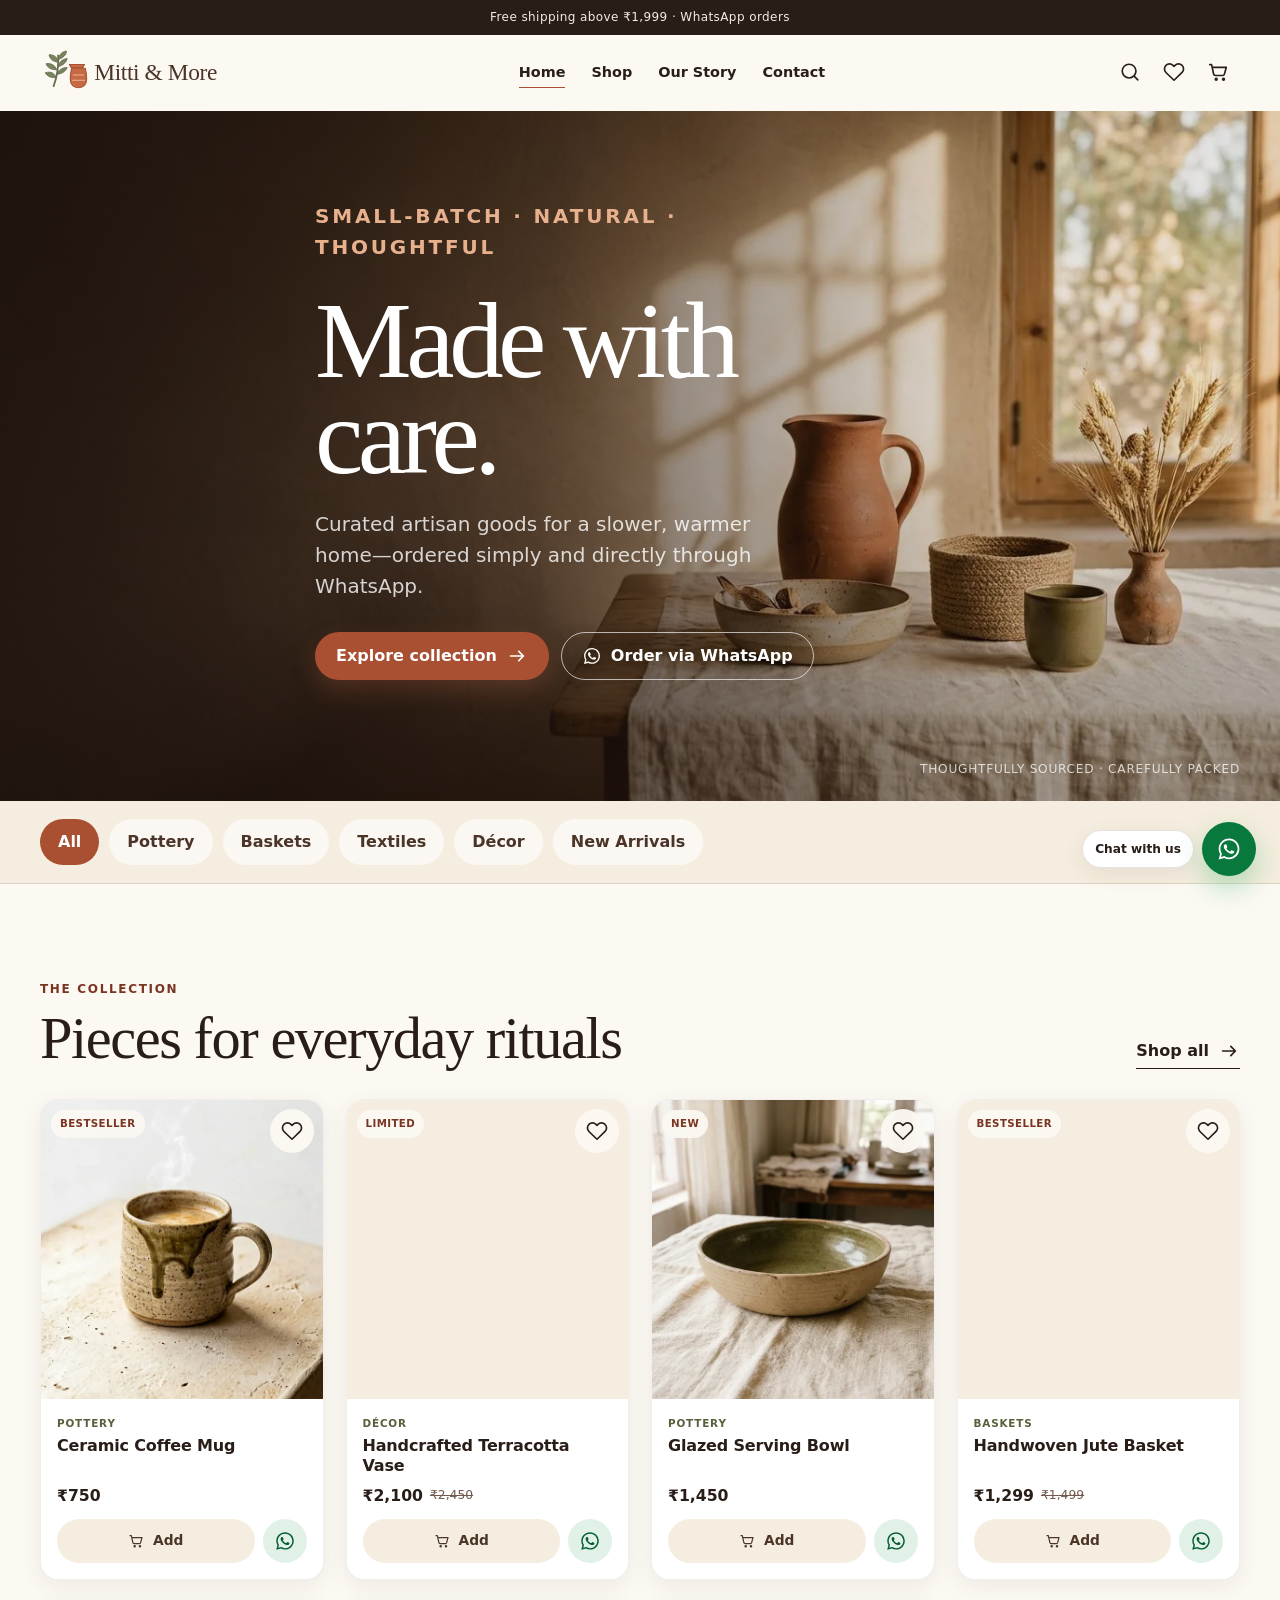
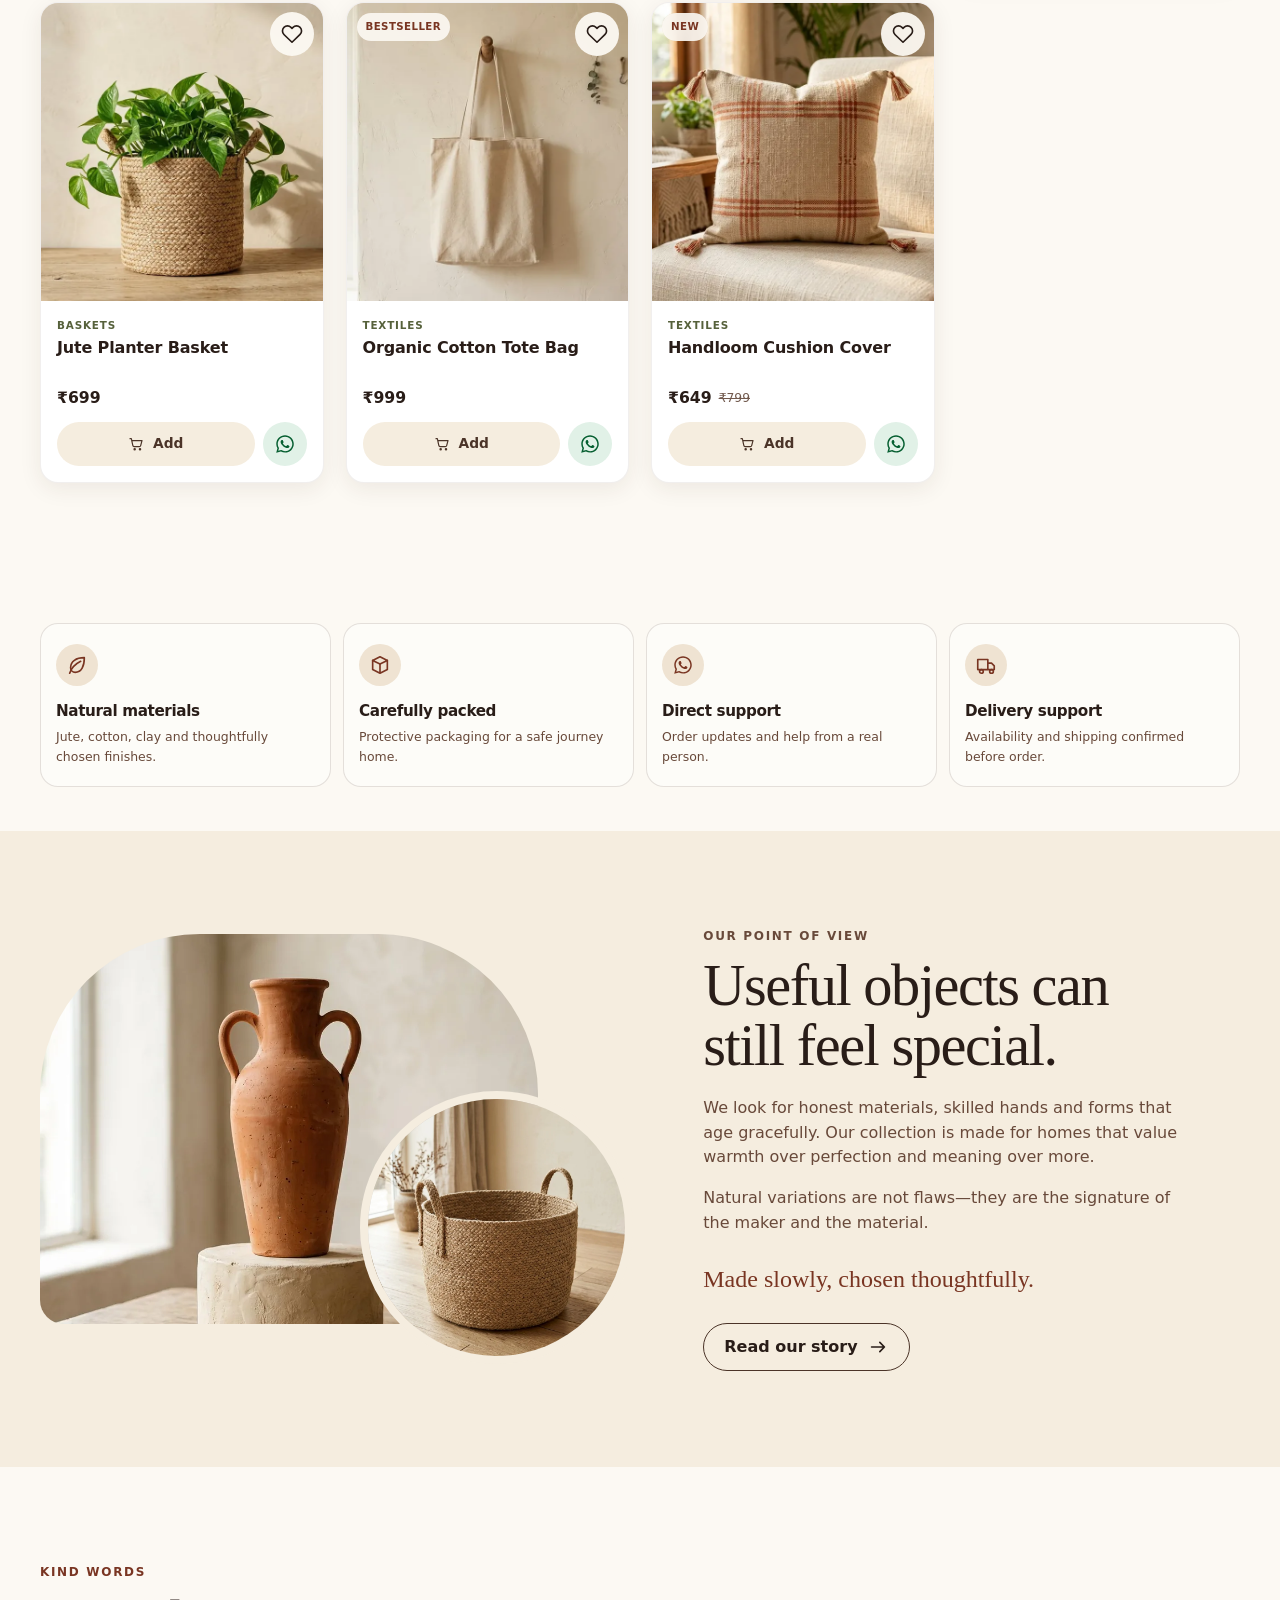
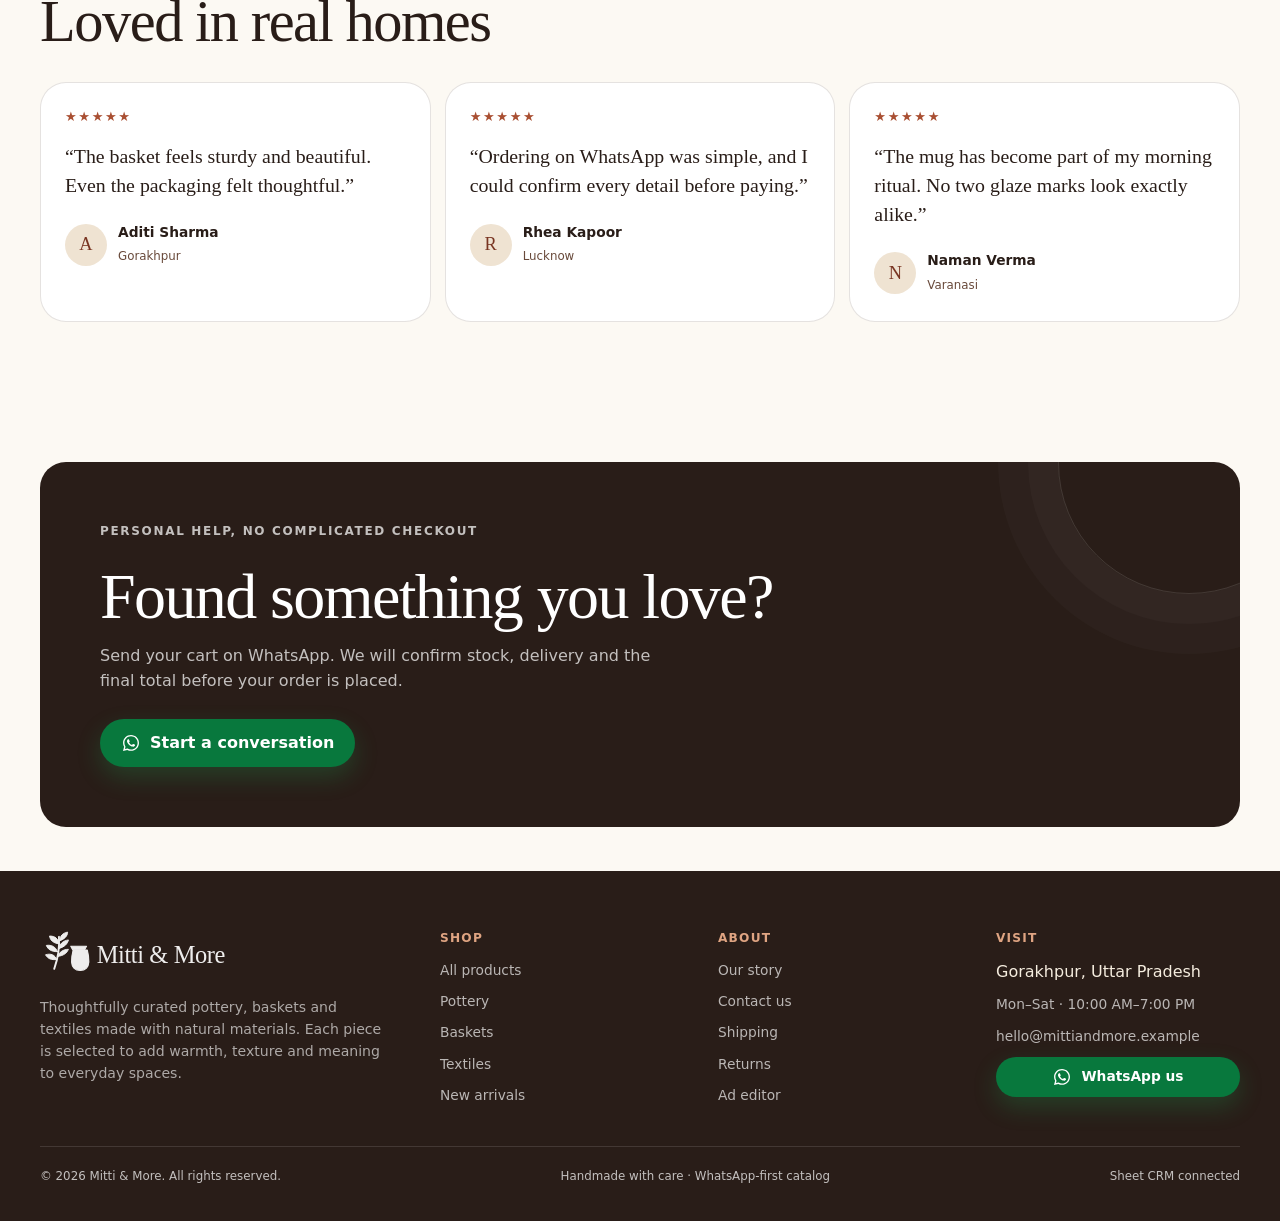
<file: index.html>
<!doctype html>
<html lang="en-IN">
<head>
  <meta charset="utf-8">
  <meta name="viewport" content="width=device-width,initial-scale=1,viewport-fit=cover">
  <meta name="theme-color" content="#f5eddf">
  <meta name="description" content="Shop thoughtfully curated pottery, baskets and handwoven textiles. Build your cart and order directly on WhatsApp.">
  <meta property="og:title" content="Mitti & More — Handmade for warmer living">
  <meta property="og:description" content="Natural pottery, baskets and textiles ordered directly on WhatsApp.">
  <meta property="og:image" content="https://mitti-more-whatsapp-catalog.vercel.app/assets/images/hero/hero-home.jpg">
  <meta property="og:url" content="https://mitti-more-whatsapp-catalog.vercel.app/">
  <meta property="og:type" content="website">
  <meta name="twitter:card" content="summary_large_image">
  <title>Mitti & More — Handmade for warmer living</title>
  <link rel="icon" href="favicon.svg" type="image/svg+xml">
  <link rel="manifest" href="manifest.webmanifest">
  <link rel="stylesheet" href="css/style.css">
  <script src="js/store-config.js" defer></script><script src="js/sheet-api.js" defer></script>
  <script src="js/products.js" defer></script>
  <script src="js/app.js" defer></script>
</head>
<body data-page="home"><main id="page-root"></main><noscript>This catalog needs JavaScript for product browsing and cart features.</noscript></body>
</html>
</file>
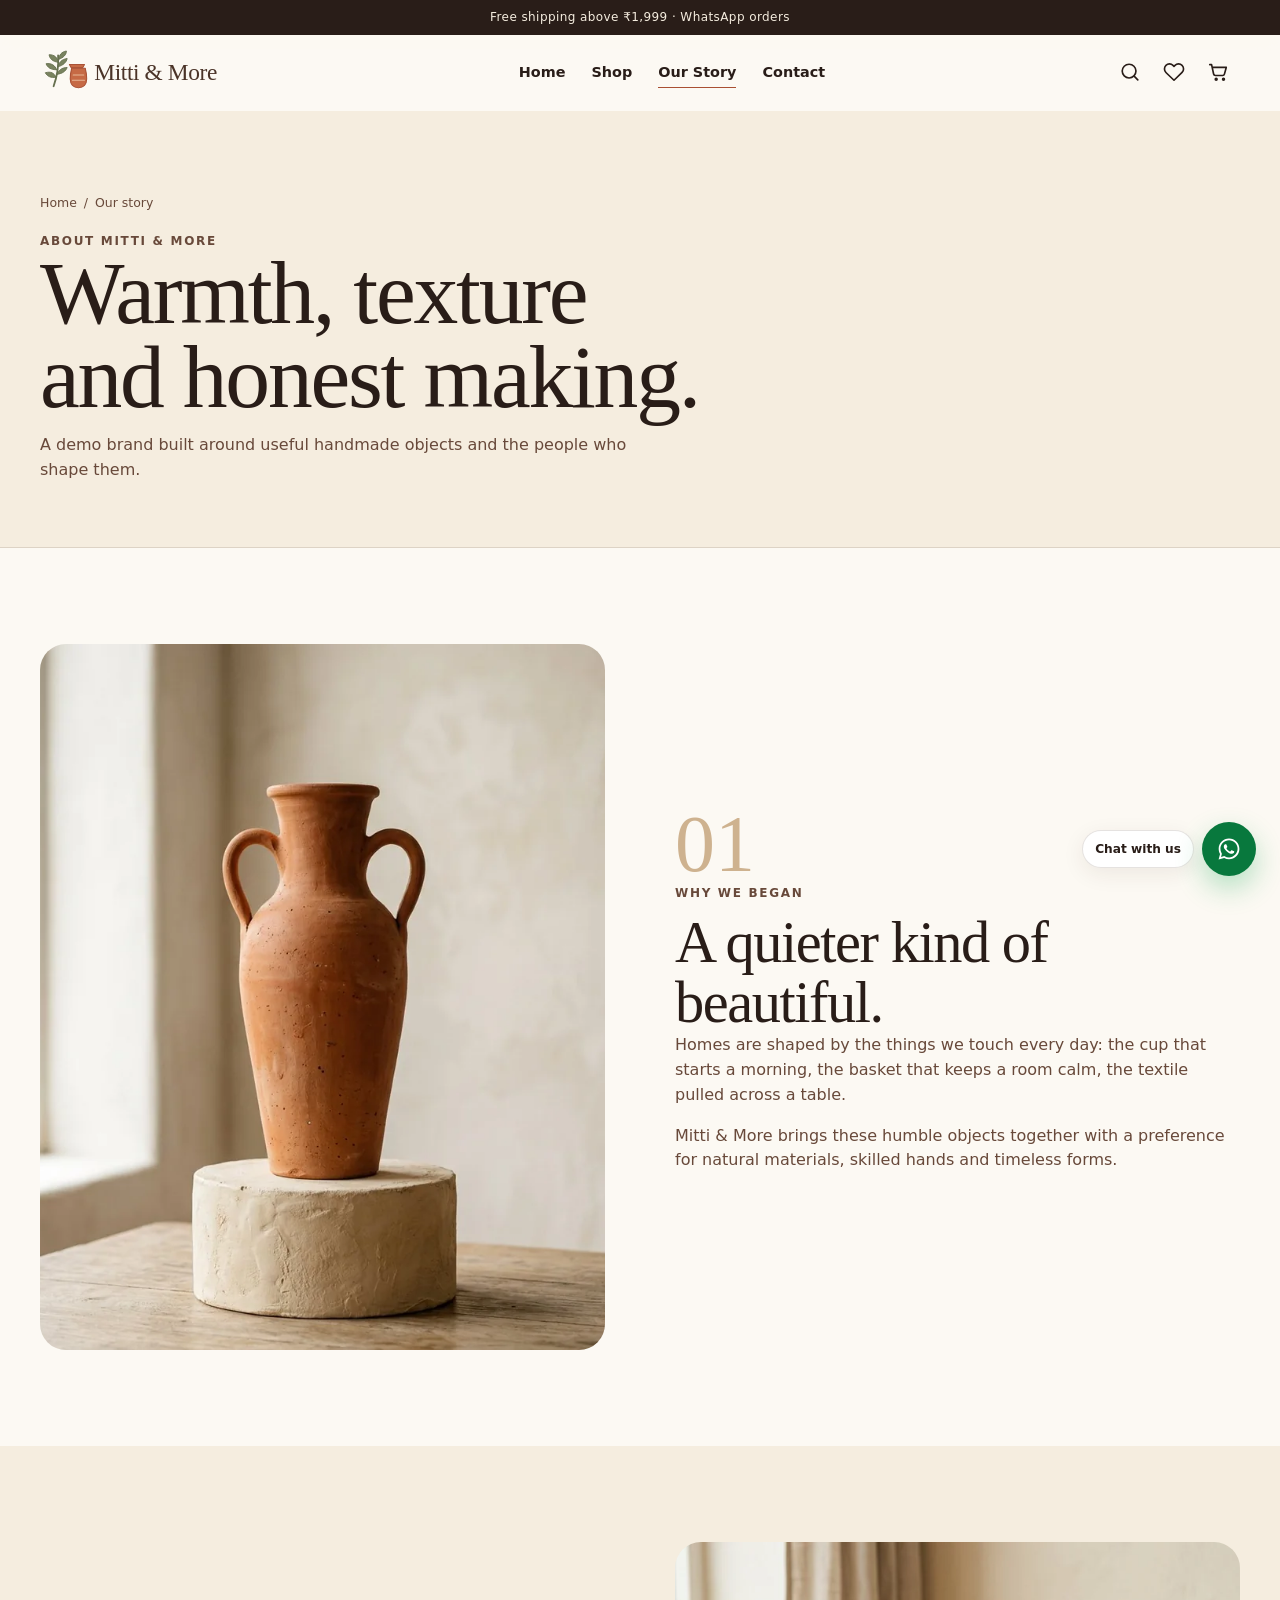
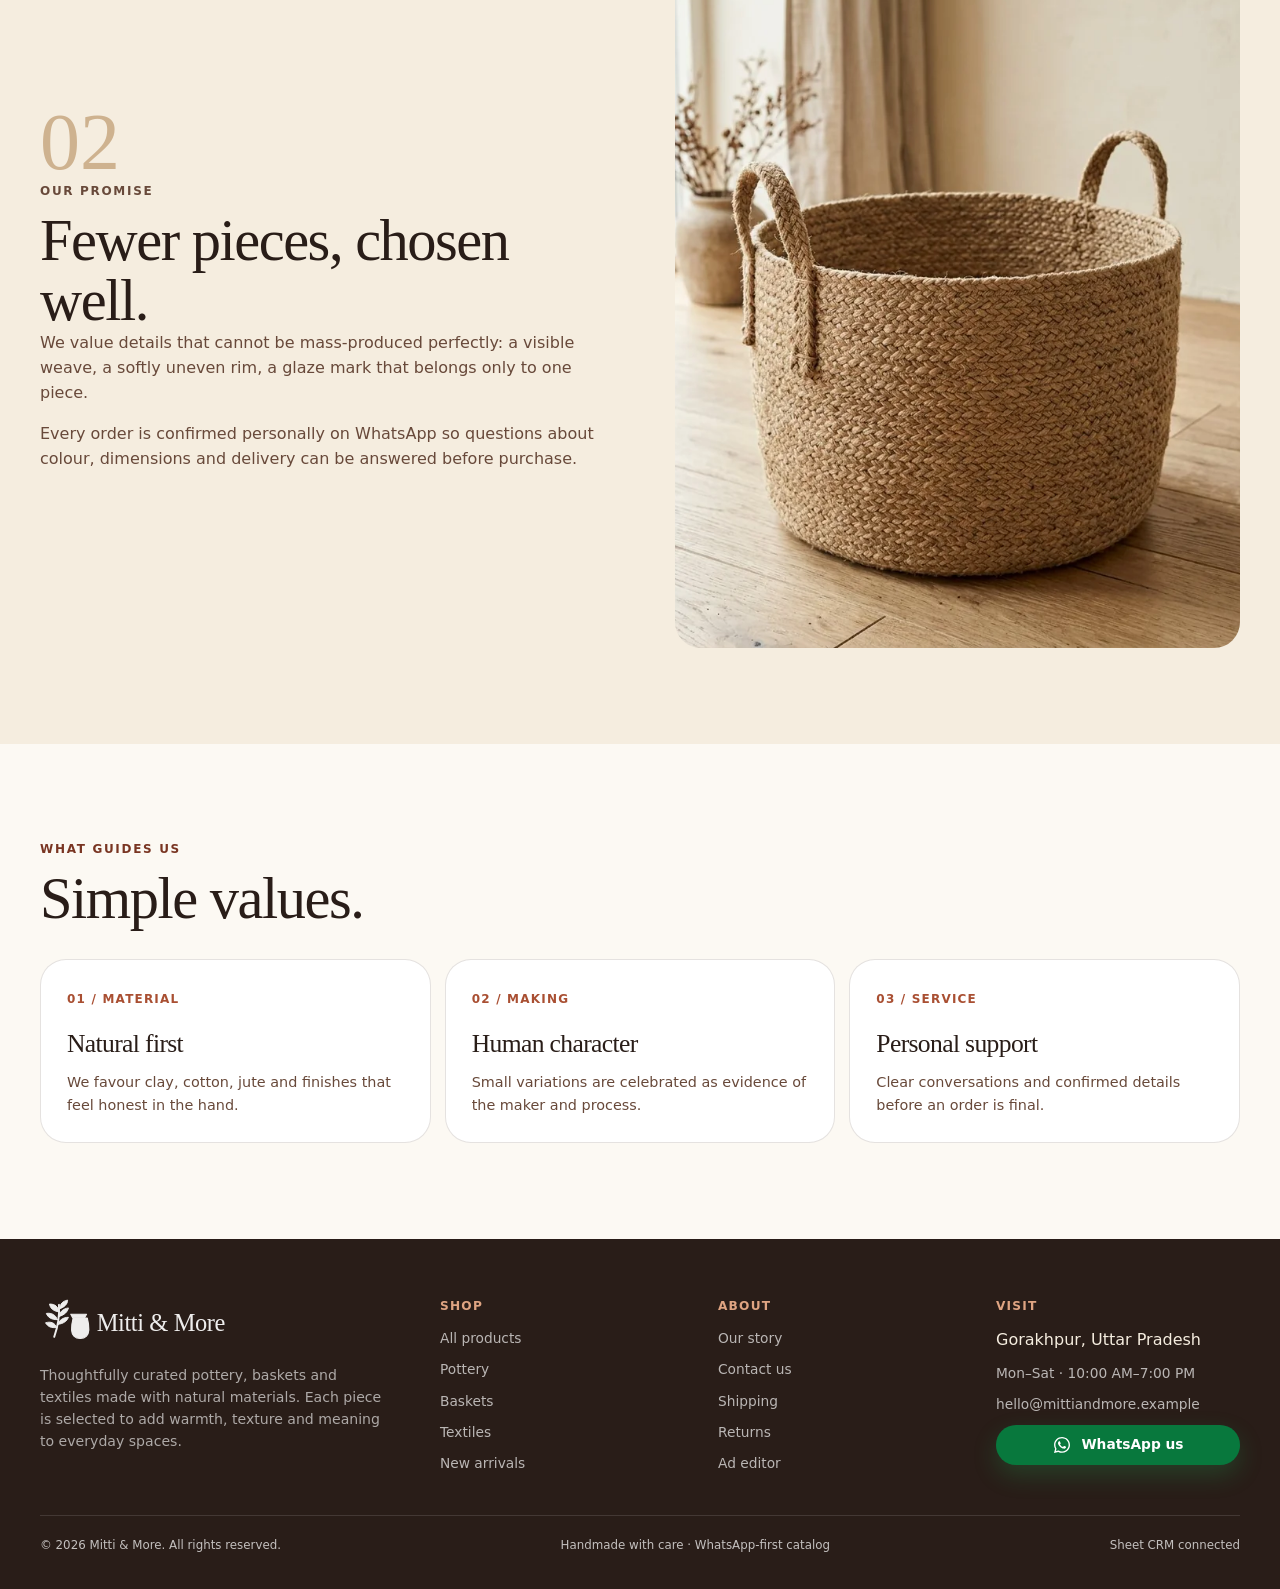
<file: about.html>
<!doctype html>
<html lang="en-IN">
<head>
  <meta charset="utf-8"><meta name="viewport" content="width=device-width,initial-scale=1,viewport-fit=cover"><meta name="theme-color" content="#f5eddf">
  <meta name="description" content="The Mitti & More story: natural materials, skilled hands and timeless forms.">
  <title>Our Story — Mitti & More</title>
  <link rel="icon" href="favicon.svg" type="image/svg+xml"><link rel="stylesheet" href="css/style.css">
  <script src="js/store-config.js" defer></script><script src="js/sheet-api.js" defer></script><script src="js/products.js" defer></script><script src="js/app.js" defer></script>
</head>
<body data-page="about"><main id="page-root"></main></body>
</html>
</file>
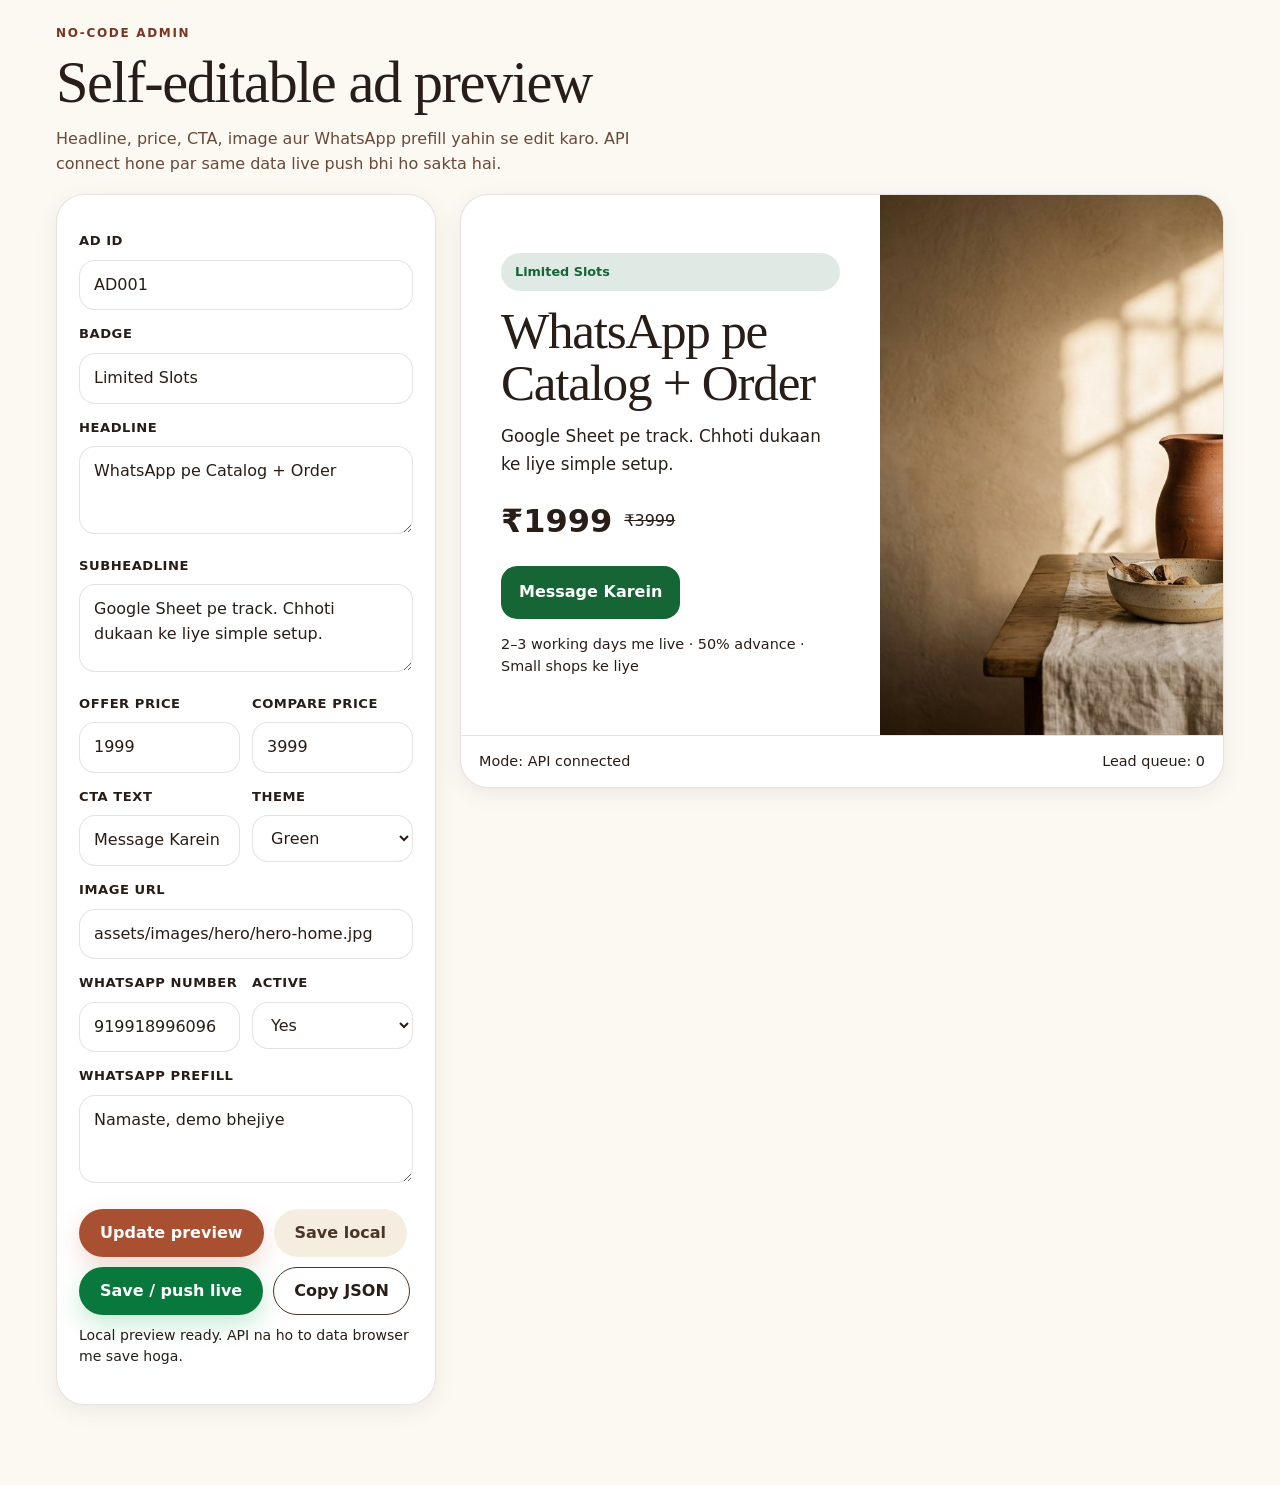
<file: ad-editor.html>
<!doctype html>
<html lang="en-IN">
<head>
  <meta charset="utf-8">
  <meta name="viewport" content="width=device-width,initial-scale=1,viewport-fit=cover">
  <meta name="theme-color" content="#f5eddf">
  <meta name="robots" content="noindex,nofollow">
  <meta name="description" content="Edit WhatsApp ad copy, CTA and preview without touching code.">
  <title>Ad Editor — Mitti & More</title>
  <link rel="icon" href="favicon.svg" type="image/svg+xml">
  <link rel="stylesheet" href="css/style.css">
  <style>
    .editor-wrap{max-width:1200px;margin:0 auto;padding:24px 16px 80px}
    .editor-grid{display:grid;grid-template-columns:380px 1fr;gap:24px;align-items:start}
    .editor-panel,.editor-preview{background:#fff;border:1px solid var(--line);border-radius:28px;box-shadow:var(--shadow-sm)}
    .editor-panel{padding:22px;position:sticky;top:92px}
    .editor-preview{overflow:hidden}
    .editor-label{display:block;font-size:.82rem;font-weight:700;letter-spacing:.04em;text-transform:uppercase;margin:14px 0 8px;color:var(--ink)}
    .editor-input,.editor-textarea,.editor-select{width:100%;border:1px solid var(--line);border-radius:16px;padding:12px 14px;font:inherit;background:#fff;color:var(--ink)}
    .editor-textarea{min-height:88px;resize:vertical}
    .editor-row{display:grid;grid-template-columns:1fr 1fr;gap:12px}
    .editor-actions{display:flex;flex-wrap:wrap;gap:10px;margin-top:18px}
    .editor-note{font-size:.88rem;color:var(--muted);margin-top:10px}
    .preview-shell{display:grid;grid-template-columns:1.1fr .9fr;min-height:540px}
    .preview-copy{padding:40px;display:flex;flex-direction:column;justify-content:center}
    .preview-badge{display:inline-flex;align-items:center;padding:9px 14px;border-radius:999px;font-size:.8rem;font-weight:700;margin-bottom:14px}
    .preview-title{font-size:clamp(2rem,4vw,4rem);line-height:1.02;margin:0 0 14px;font-family:Georgia,serif}
    .preview-sub{font-size:1.05rem;line-height:1.65;color:var(--muted);margin:0}
    .preview-price{display:flex;gap:12px;align-items:center;margin:18px 0 10px}
    .preview-offer{font-size:2rem;font-weight:800}
    .preview-compare{text-decoration:line-through;color:var(--muted)}
    .preview-cta{display:inline-flex;align-items:center;justify-content:center;width:max-content;padding:14px 18px;border-radius:16px;color:#fff;font-weight:800;text-decoration:none;margin-top:10px}
    .preview-meta{margin-top:14px;font-size:.9rem;color:var(--muted)}
    .preview-image{min-height:320px;background:#e7ded0 center/cover no-repeat}
    .status-bar{padding:14px 18px;border-top:1px solid var(--line);font-size:.9rem;color:var(--muted);display:flex;justify-content:space-between;gap:12px;flex-wrap:wrap}
    @media (max-width: 900px){
      .editor-grid,.preview-shell{grid-template-columns:1fr}
      .editor-panel{position:static}
    }
  </style>
  <script src="js/store-config.js" defer></script>
  <script src="js/sheet-api.js" defer></script>
  <script src="js/ad-editor.js" defer></script>
</head>
<body data-page="ad-editor">
  <main class="editor-wrap">
    <div style="margin-bottom:18px">
      <p class="eyebrow">No-code admin</p>
      <h1 class="section-title" style="margin-bottom:8px">Self-editable ad preview</h1>
      <p class="section-intro">Headline, price, CTA, image aur WhatsApp prefill yahin se edit karo. API connect hone par same data live push bhi ho sakta hai.</p>
    </div>

    <div class="editor-grid">
      <section class="editor-panel">
        <label class="editor-label" for="ad-id">Ad ID</label>
        <input class="editor-input" id="ad-id" value="AD001">

        <label class="editor-label" for="badge">Badge</label>
        <input class="editor-input" id="badge" value="Limited Slots">

        <label class="editor-label" for="headline">Headline</label>
        <textarea class="editor-textarea" id="headline">WhatsApp pe Catalog + Order</textarea>

        <label class="editor-label" for="subheadline">Subheadline</label>
        <textarea class="editor-textarea" id="subheadline">Google Sheet pe track. Chhoti dukaan ke liye simple setup.</textarea>

        <div class="editor-row">
          <div>
            <label class="editor-label" for="offer-price">Offer price</label>
            <input class="editor-input" id="offer-price" value="1999">
          </div>
          <div>
            <label class="editor-label" for="compare-price">Compare price</label>
            <input class="editor-input" id="compare-price" value="3999">
          </div>
        </div>

        <div class="editor-row">
          <div>
            <label class="editor-label" for="cta-text">CTA text</label>
            <input class="editor-input" id="cta-text" value="Message Karein">
          </div>
          <div>
            <label class="editor-label" for="theme">Theme</label>
            <select class="editor-select" id="theme">
              <option value="#166534">Green</option>
              <option value="#111827">Black</option>
              <option value="#7c3aed">Purple</option>
              <option value="#b45309">Amber</option>
            </select>
          </div>
        </div>

        <label class="editor-label" for="image-url">Image URL</label>
        <input class="editor-input" id="image-url" value="assets/images/hero/hero-home.jpg">

        <div class="editor-row">
          <div>
            <label class="editor-label" for="wa-number">WhatsApp number</label>
            <input class="editor-input" id="wa-number" value="919918996096">
          </div>
          <div>
            <label class="editor-label" for="active">Active</label>
            <select class="editor-select" id="active">
              <option value="Yes">Yes</option>
              <option value="No">No</option>
            </select>
          </div>
        </div>

        <label class="editor-label" for="wa-prefill">WhatsApp prefill</label>
        <textarea class="editor-textarea" id="wa-prefill">Namaste, demo bhejiye</textarea>

        <div class="editor-actions">
          <button class="btn btn-primary" id="preview-btn" type="button">Update preview</button>
          <button class="btn btn-soft" id="save-local-btn" type="button">Save local</button>
          <button class="btn btn-whatsapp" id="push-live-btn" type="button">Save / push live</button>
          <button class="btn btn-outline" id="copy-json-btn" type="button">Copy JSON</button>
        </div>
        <p class="editor-note" id="editor-status">Local preview ready. API na ho to data browser me save hoga.</p>
      </section>

      <section class="editor-preview">
        <div class="preview-shell">
          <div class="preview-copy">
            <span class="preview-badge" id="p-badge">Limited Slots</span>
            <h2 class="preview-title" id="p-headline">WhatsApp pe Catalog + Order</h2>
            <p class="preview-sub" id="p-subheadline">Google Sheet pe track. Chhoti dukaan ke liye simple setup.</p>
            <div class="preview-price">
              <span class="preview-offer" id="p-offer">₹1999</span>
              <span class="preview-compare" id="p-compare">₹3999</span>
            </div>
            <a class="preview-cta" id="p-cta" href="#" target="_blank" rel="noopener">Message Karein</a>
            <div class="preview-meta">2–3 working days me live · 50% advance · Small shops ke liye</div>
          </div>
          <div class="preview-image" id="p-image"></div>
        </div>
        <div class="status-bar">
          <span id="mode-text">Mode: Local preview</span>
          <span id="queue-text">Lead queue: not checked</span>
        </div>
      </section>
    </div>
  </main>
</body>
</html>
</file>
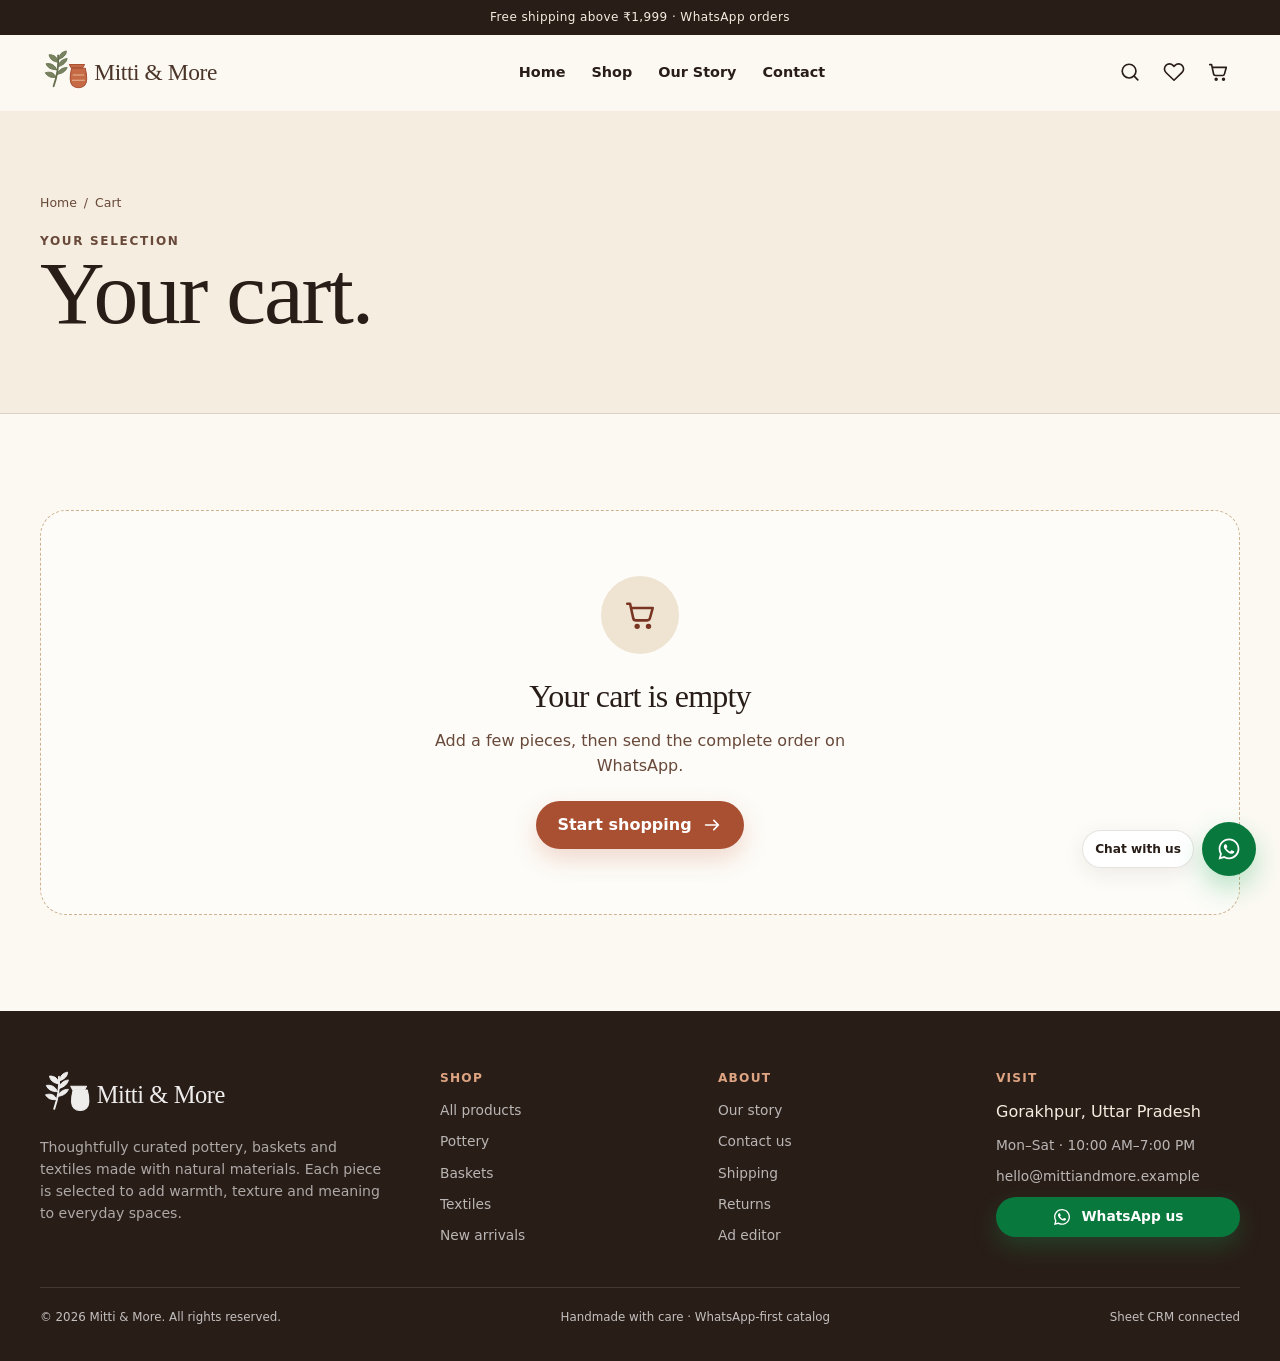
<file: cart.html>
<!doctype html>
<html lang="en-IN">
<head>
  <meta charset="utf-8"><meta name="viewport" content="width=device-width,initial-scale=1,viewport-fit=cover"><meta name="theme-color" content="#f5eddf">
  <meta name="description" content="Review your Mitti & More cart and send the order on WhatsApp."><meta name="robots" content="noindex">
  <title>Your Cart — Mitti & More</title>
  <link rel="icon" href="favicon.svg" type="image/svg+xml"><link rel="stylesheet" href="css/style.css">
  <script src="js/store-config.js" defer></script><script src="js/sheet-api.js" defer></script><script src="js/products.js" defer></script><script src="js/app.js" defer></script>
</head>
<body data-page="cart"><main id="page-root"></main></body>
</html>
</file>
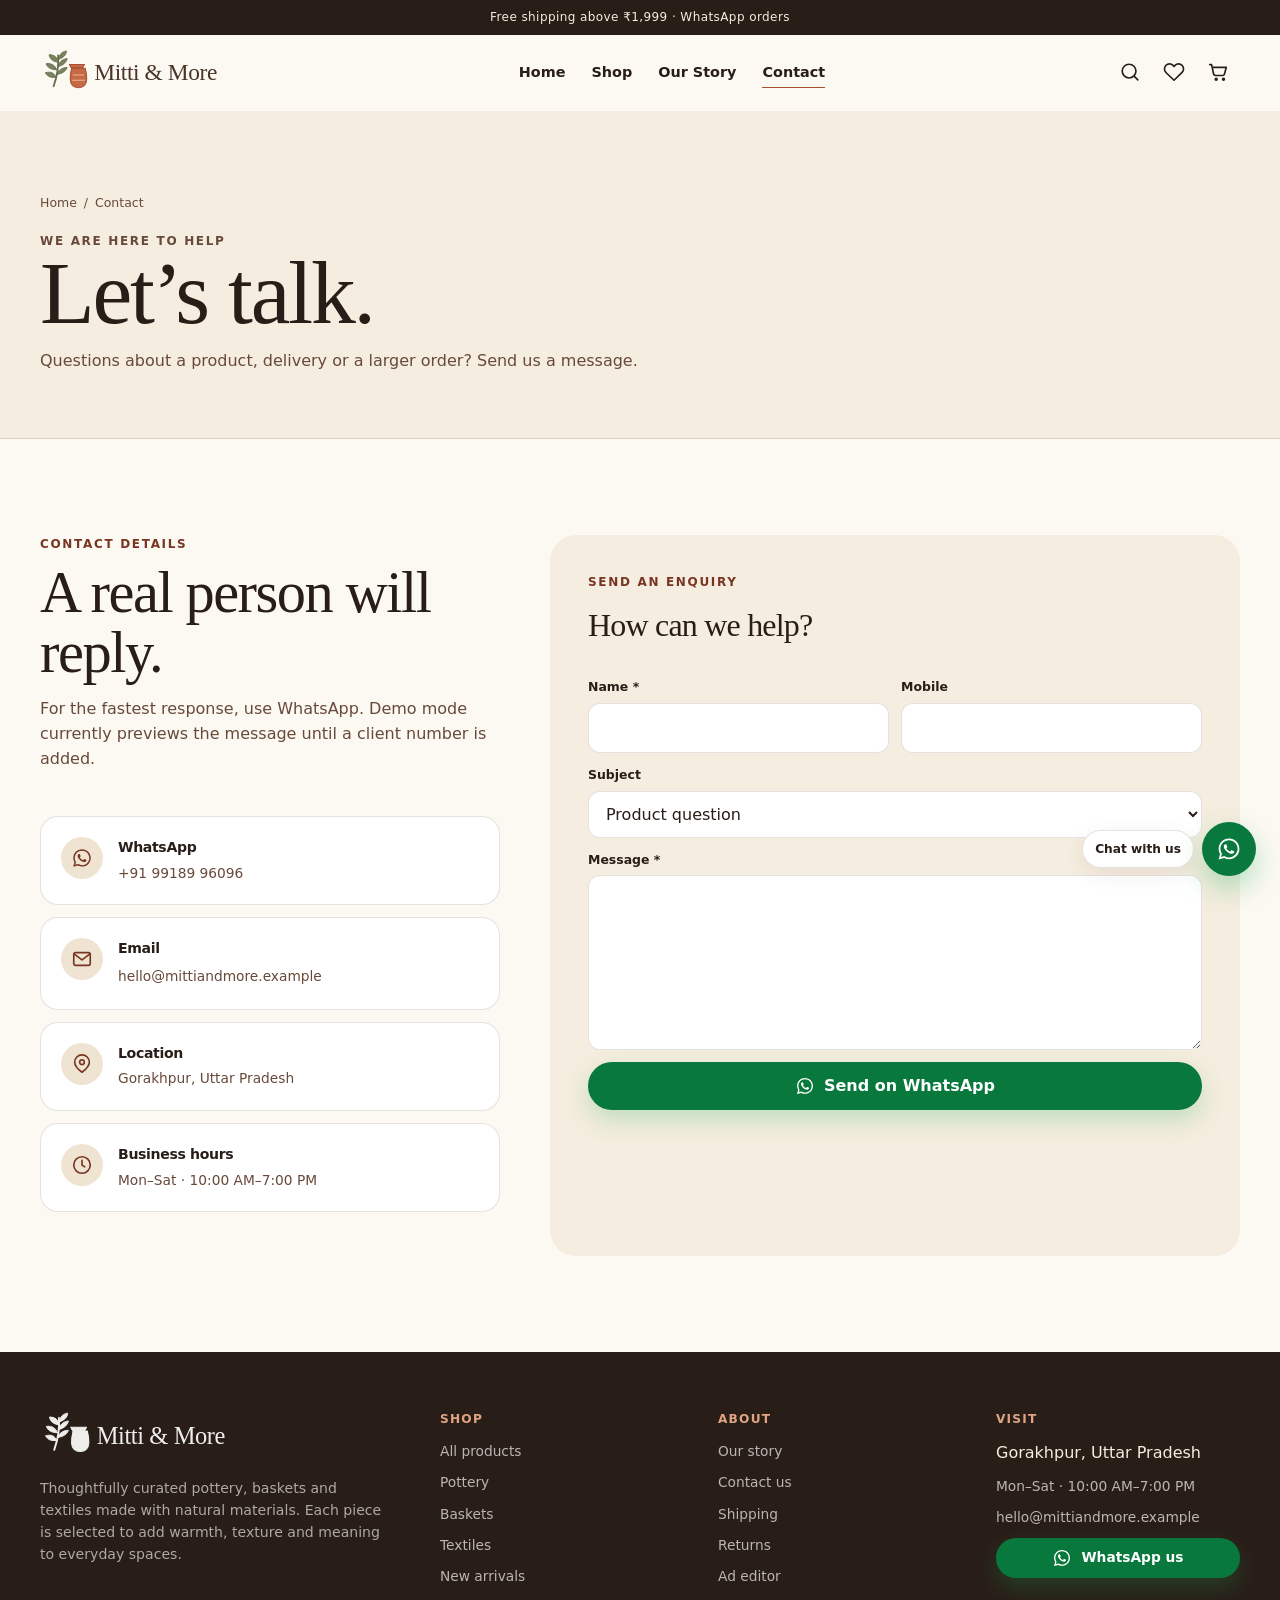
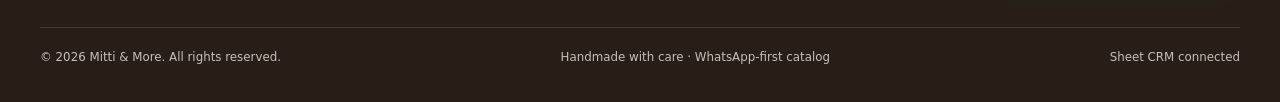
<file: contact.html>
<!doctype html>
<html lang="en-IN">
<head>
  <meta charset="utf-8"><meta name="viewport" content="width=device-width,initial-scale=1,viewport-fit=cover"><meta name="theme-color" content="#f5eddf">
  <meta name="description" content="Contact Mitti & More for product, delivery and bulk order questions.">
  <title>Contact — Mitti & More</title>
  <link rel="icon" href="favicon.svg" type="image/svg+xml"><link rel="stylesheet" href="css/style.css">
  <script src="js/store-config.js" defer></script><script src="js/sheet-api.js" defer></script><script src="js/products.js" defer></script><script src="js/app.js" defer></script>
</head>
<body data-page="contact"><main id="page-root"></main></body>
</html>
</file>
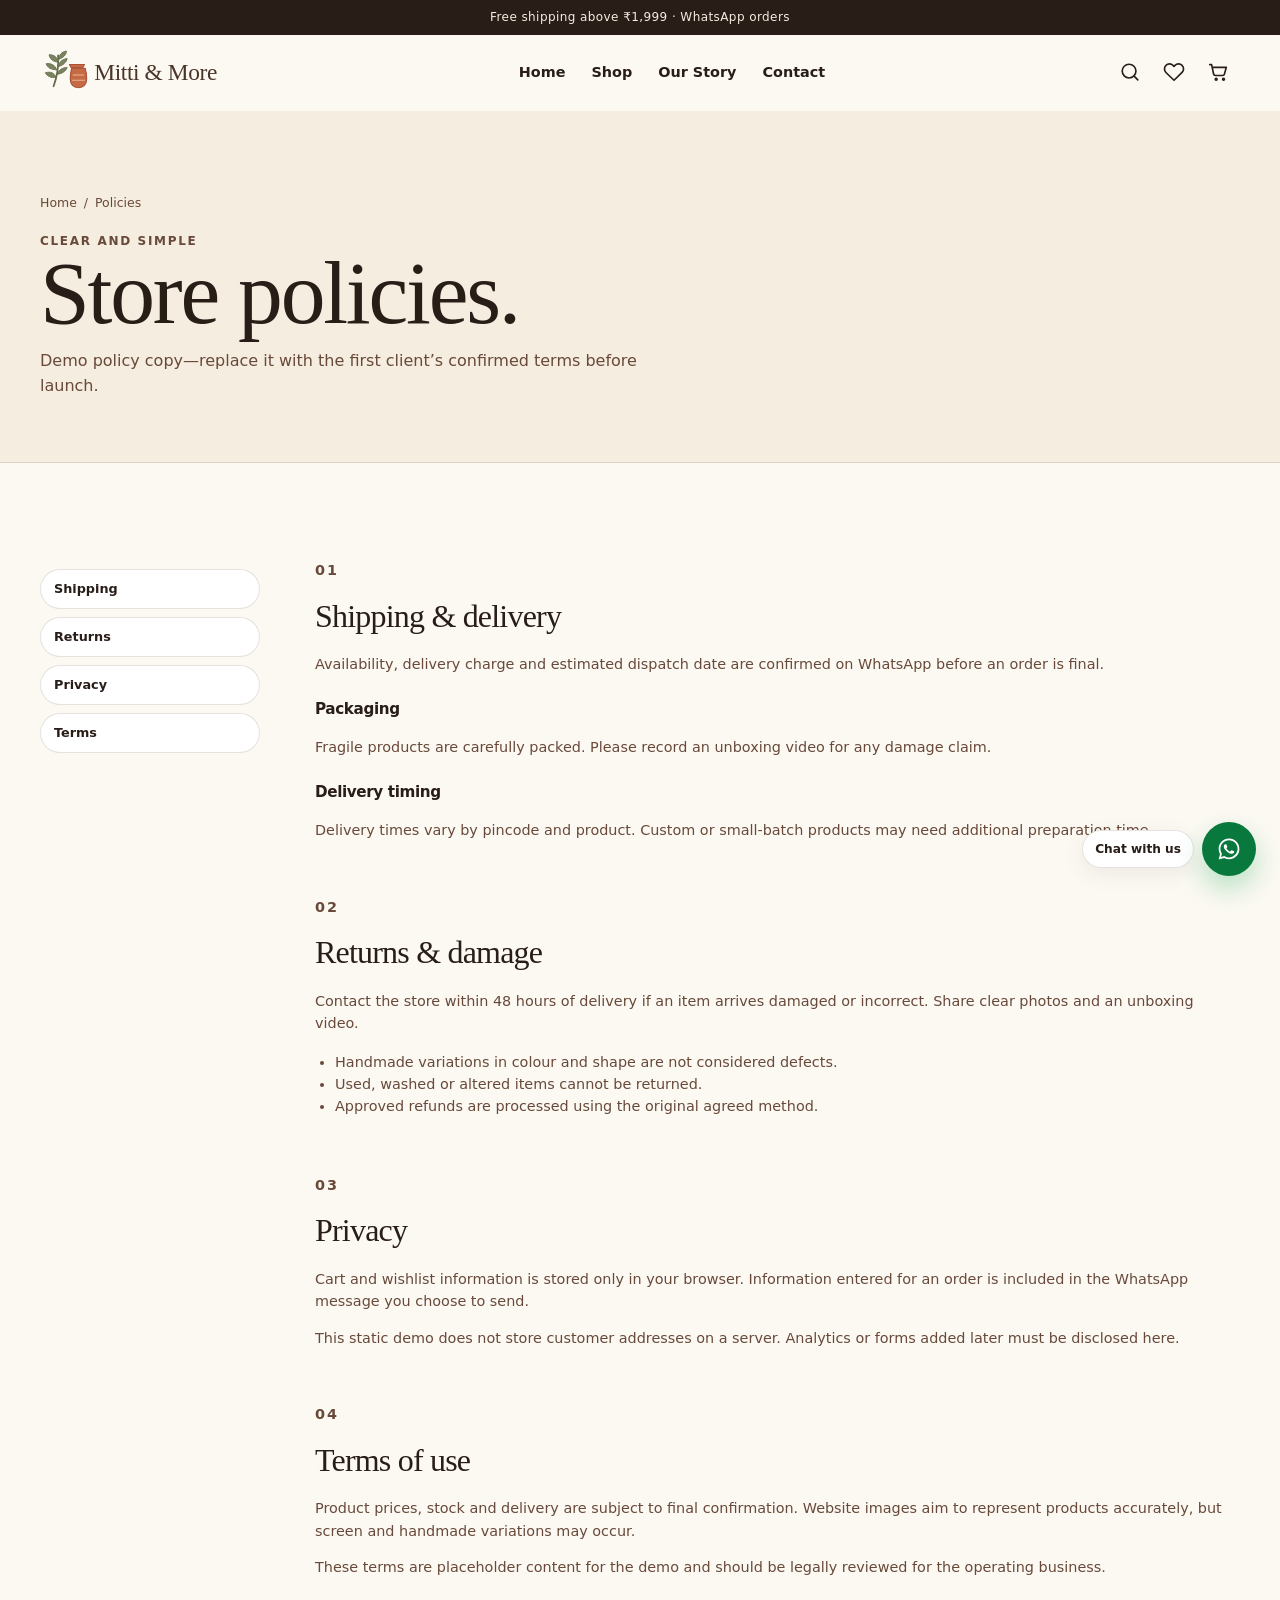
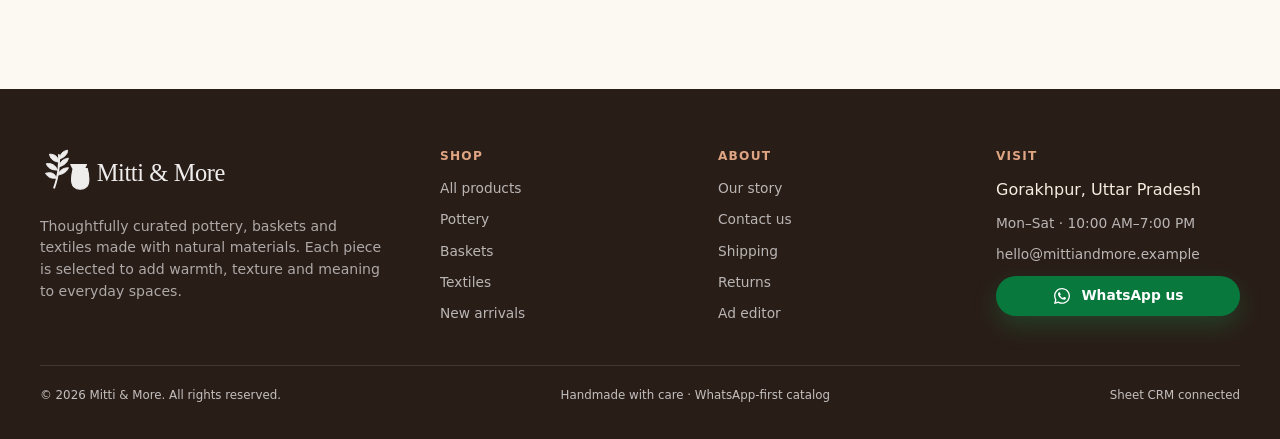
<file: policies.html>
<!doctype html>
<html lang="en-IN">
<head>
  <meta charset="utf-8"><meta name="viewport" content="width=device-width,initial-scale=1,viewport-fit=cover"><meta name="theme-color" content="#f5eddf">
  <meta name="description" content="Mitti & More shipping, returns, privacy and store terms.">
  <title>Store Policies — Mitti & More</title>
  <link rel="icon" href="favicon.svg" type="image/svg+xml"><link rel="stylesheet" href="css/style.css">
  <script src="js/store-config.js" defer></script><script src="js/sheet-api.js" defer></script><script src="js/products.js" defer></script><script src="js/app.js" defer></script>
</head>
<body data-page="policies"><main id="page-root"></main></body>
</html>
</file>
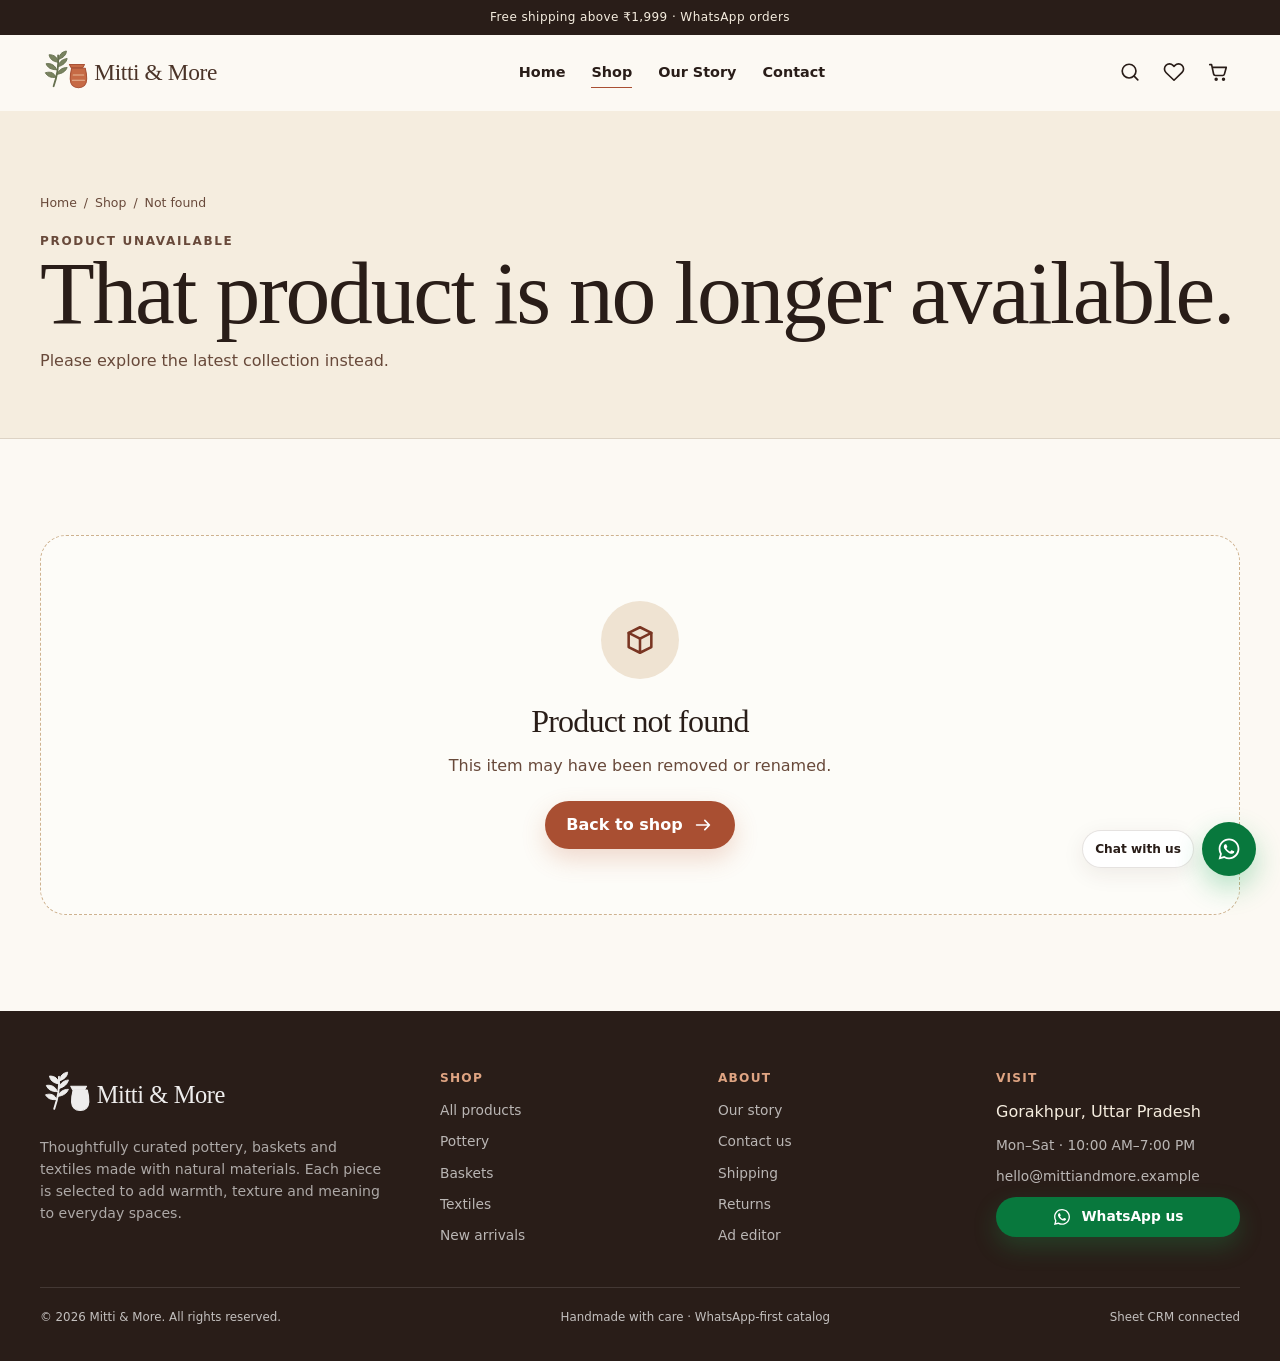
<file: product.html>
<!doctype html>
<html lang="en-IN">
<head>
  <meta charset="utf-8"><meta name="viewport" content="width=device-width,initial-scale=1,viewport-fit=cover"><meta name="theme-color" content="#f5eddf">
  <meta name="description" content="View product details and order directly on WhatsApp.">
  <title>Product — Mitti & More</title>
  <link rel="icon" href="favicon.svg" type="image/svg+xml"><link rel="manifest" href="manifest.webmanifest"><link rel="stylesheet" href="css/style.css">
  <script src="js/store-config.js" defer></script><script src="js/sheet-api.js" defer></script><script src="js/products.js" defer></script><script src="js/app.js" defer></script>
</head>
<body data-page="product"><main id="page-root"></main></body>
</html>
</file>
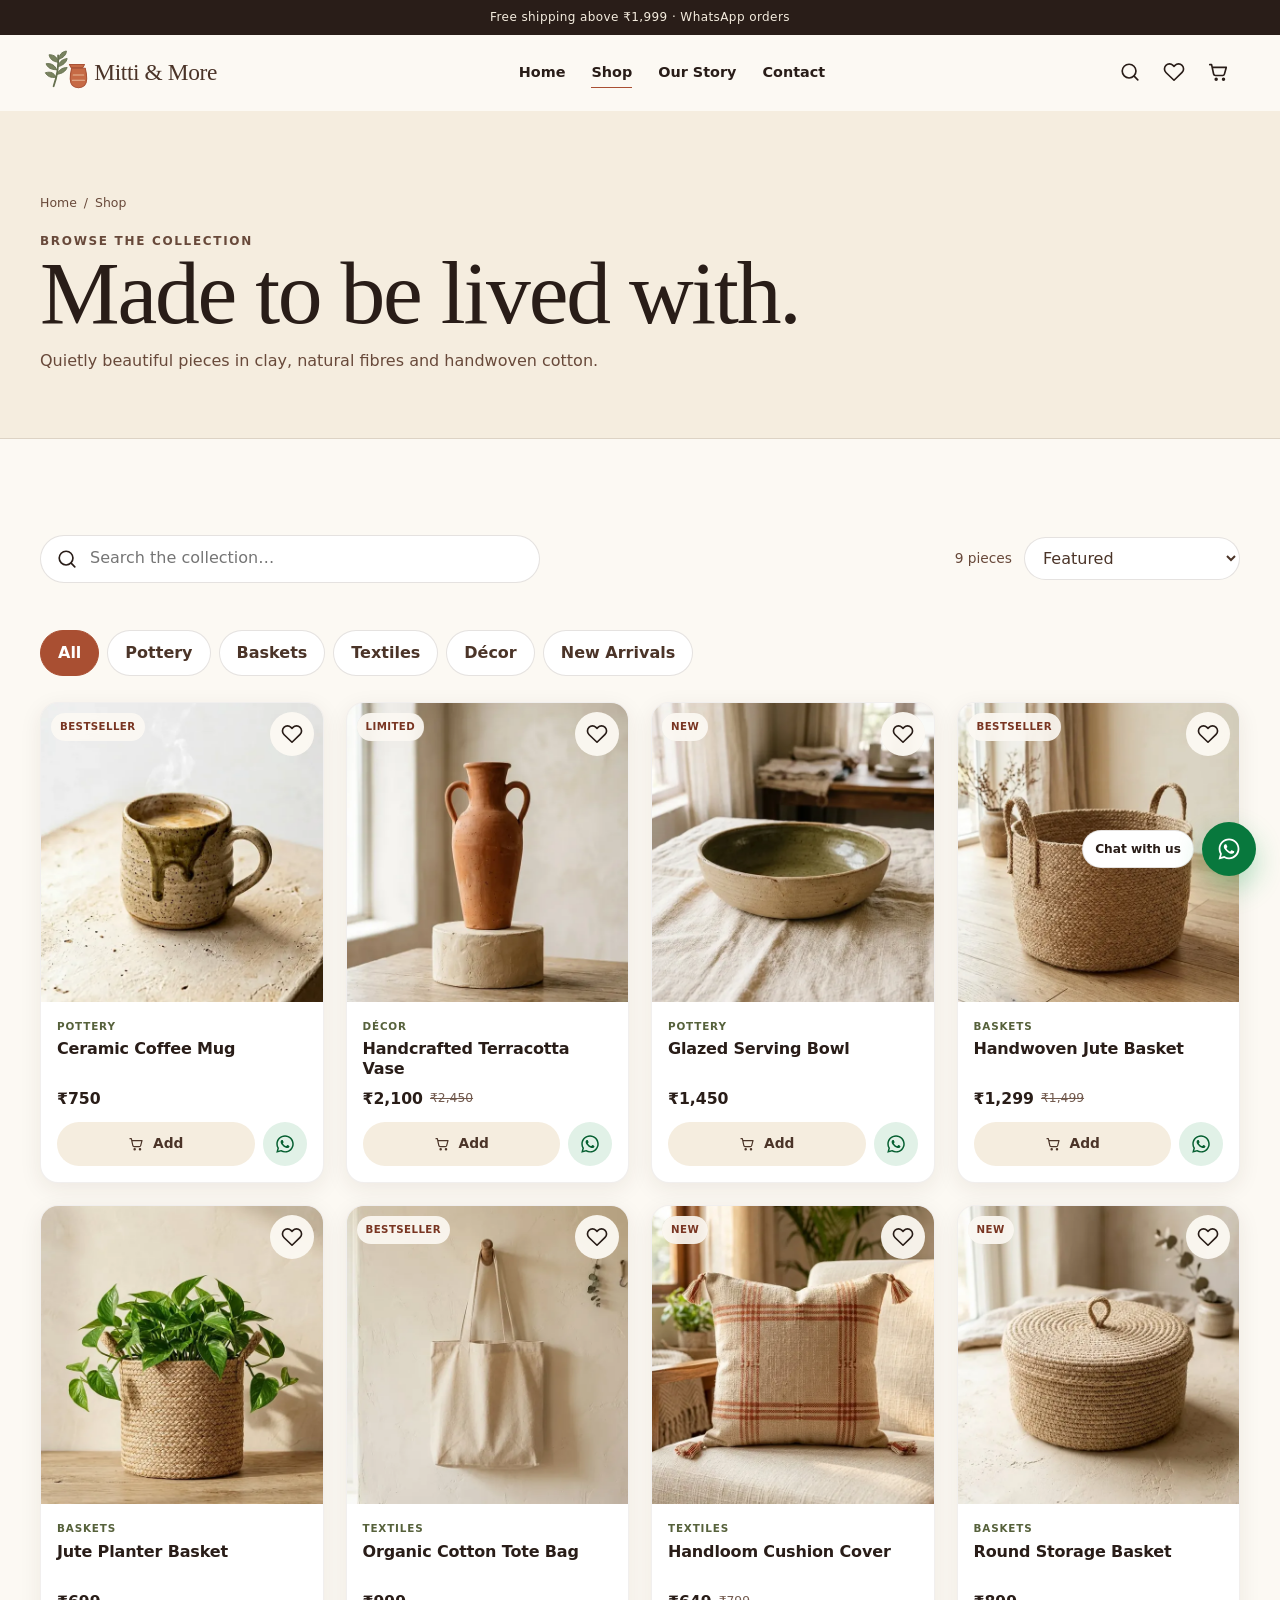
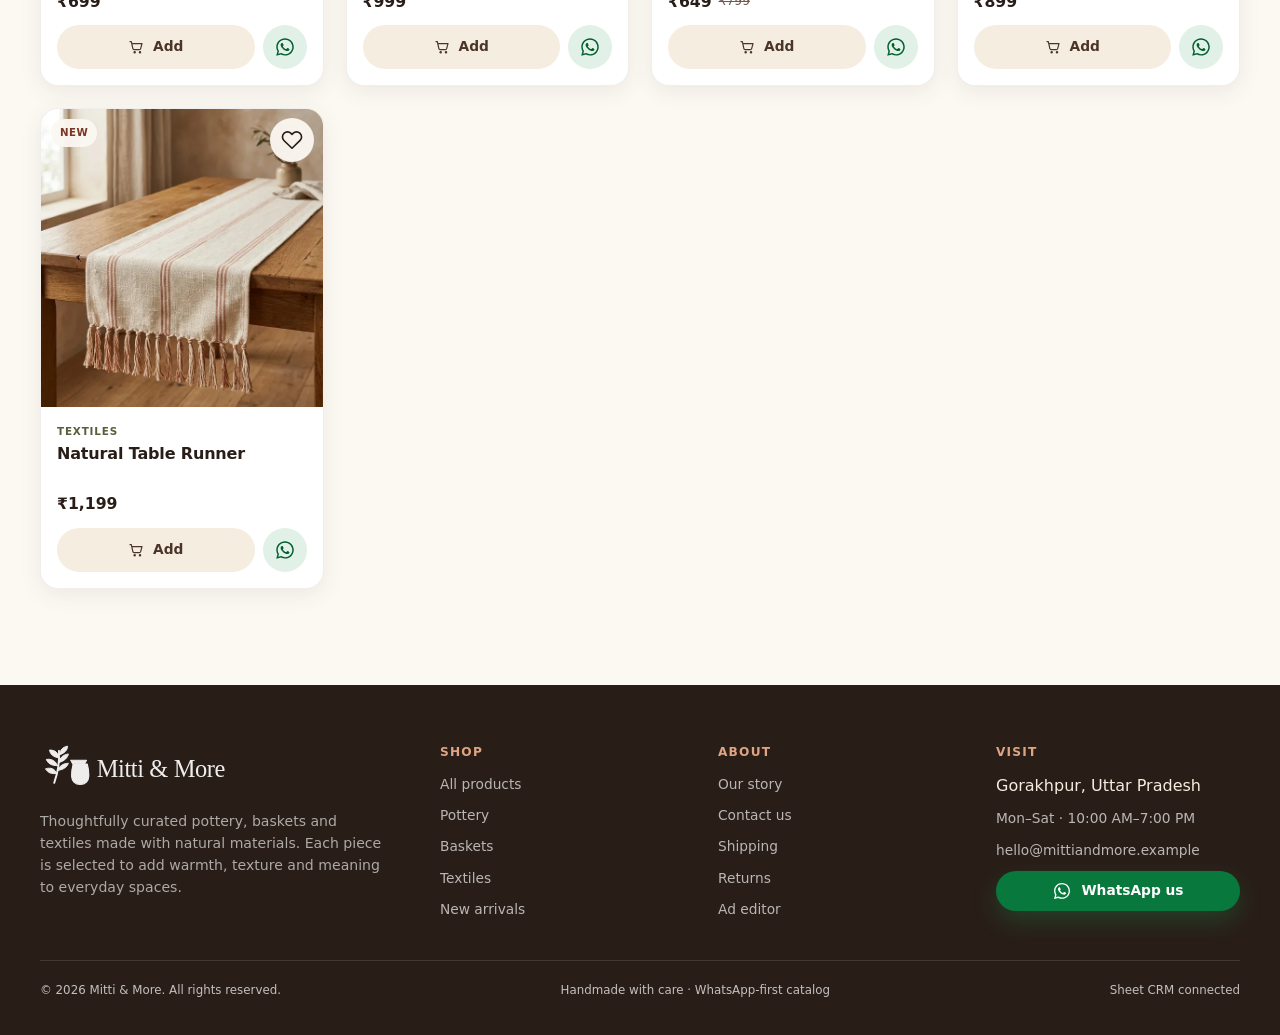
<file: shop.html>
<!doctype html>
<html lang="en-IN">
<head>
  <meta charset="utf-8"><meta name="viewport" content="width=device-width,initial-scale=1,viewport-fit=cover"><meta name="theme-color" content="#f5eddf">
  <meta name="description" content="Browse handmade pottery, baskets, textiles and decor from Mitti & More.">
  <title>Shop the Collection — Mitti & More</title>
  <link rel="icon" href="favicon.svg" type="image/svg+xml"><link rel="manifest" href="manifest.webmanifest"><link rel="stylesheet" href="css/style.css">
  <script src="js/store-config.js" defer></script><script src="js/sheet-api.js" defer></script><script src="js/products.js" defer></script><script src="js/app.js" defer></script>
</head>
<body data-page="shop"><main id="page-root"></main></body>
</html>
</file>
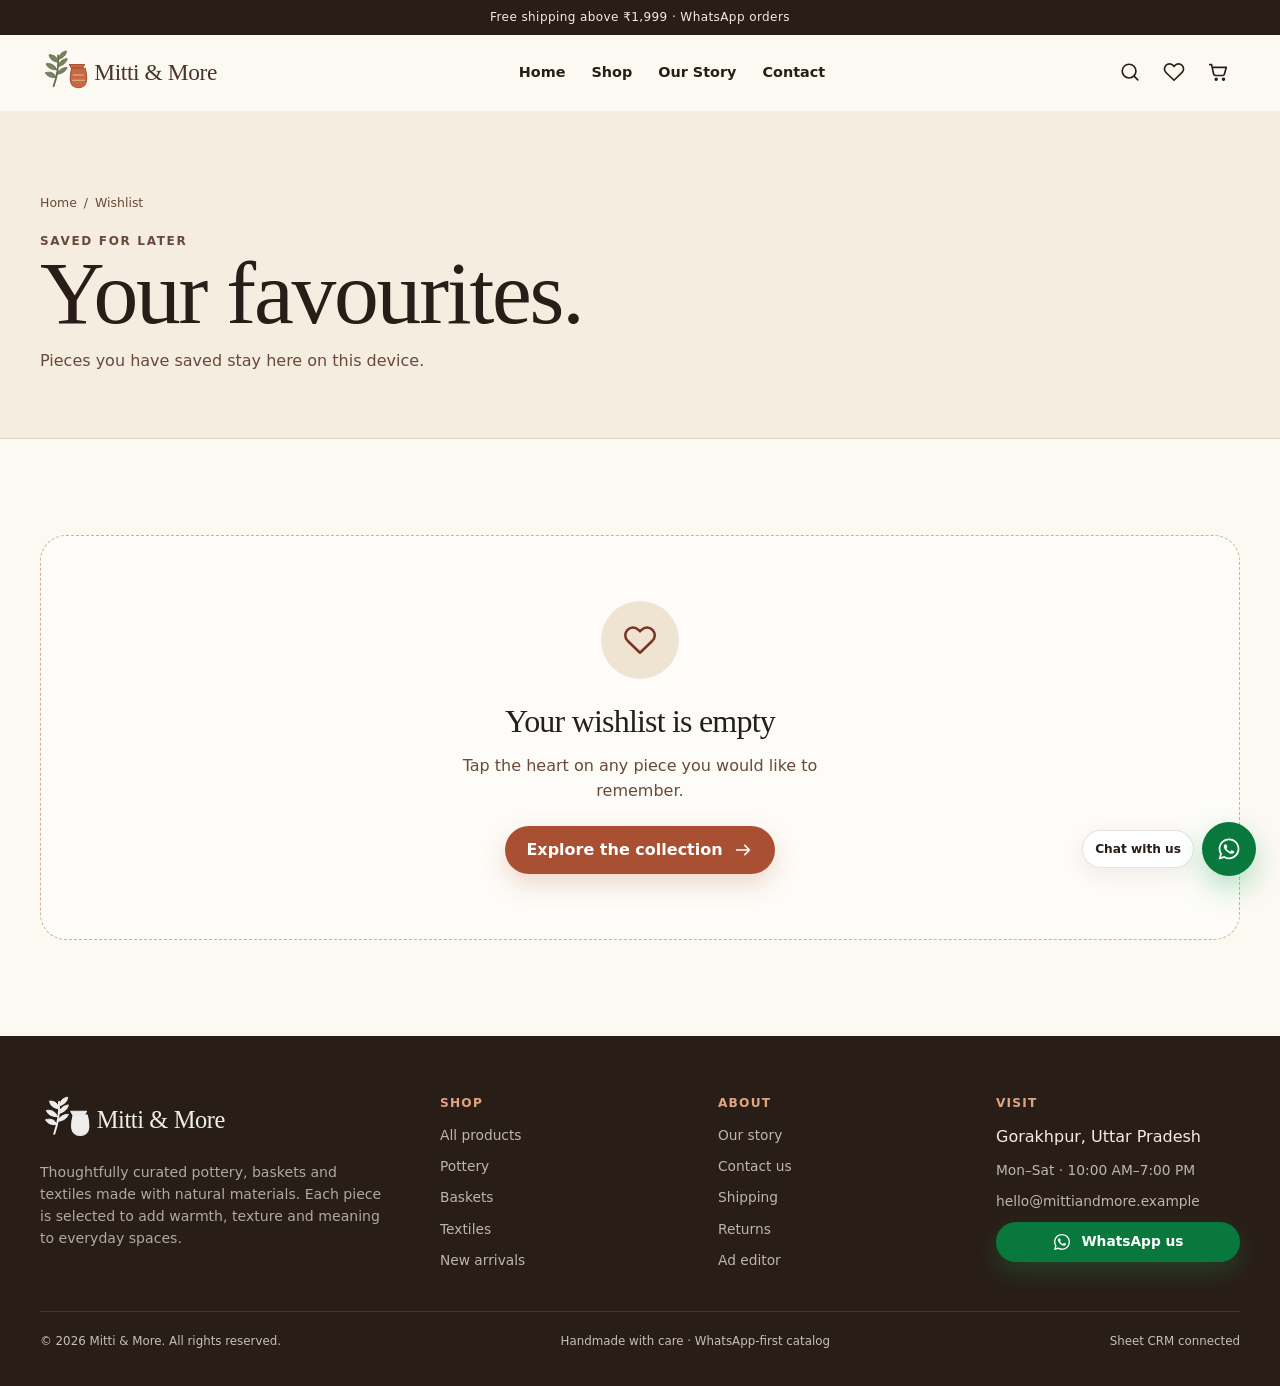
<file: wishlist.html>
<!doctype html>
<html lang="en-IN">
<head>
  <meta charset="utf-8"><meta name="viewport" content="width=device-width,initial-scale=1,viewport-fit=cover"><meta name="theme-color" content="#f5eddf">
  <meta name="description" content="Your saved Mitti & More products."><meta name="robots" content="noindex">
  <title>Your Wishlist — Mitti & More</title>
  <link rel="icon" href="favicon.svg" type="image/svg+xml"><link rel="stylesheet" href="css/style.css">
  <script src="js/store-config.js" defer></script><script src="js/sheet-api.js" defer></script><script src="js/products.js" defer></script><script src="js/app.js" defer></script>
</head>
<body data-page="wishlist"><main id="page-root"></main></body>
</html>
</file>
<file: css/style.css>
/* Mitti & More — mobile-first handcrafted commerce UI */
:root {
  --cream-50: #fcf9f3;
  --cream-100: #f5eddf;
  --cream-150: #efe3d2;
  --sand-200: #ddc9ad;
  --sand-300: #ceb28f;
  --terracotta-400: #bd6543;
  --terracotta-500: #a94f32;
  --terracotta-700: #793522;
  --sage-500: #56613b;
  --brown-600: #68493a;
  --brown-800: #4b3428;
  --brown-950: #291d18;
  --whatsapp: #08783d;
  --whatsapp-dark: #065f31;
  --white: #ffffff;
  --danger: #a43c35;
  --line: rgba(75, 52, 40, .14);
  --shadow-sm: 0 6px 22px rgba(62, 43, 31, .08);
  --shadow-md: 0 18px 50px rgba(62, 43, 31, .12);
  --shadow-lg: 0 26px 80px rgba(42, 29, 22, .18);
  --serif: "Iowan Old Style", "Palatino Linotype", "Book Antiqua", Palatino, Georgia, serif;
  --sans: Inter, ui-sans-serif, system-ui, -apple-system, BlinkMacSystemFont, "Segoe UI", sans-serif;
  --container: 1200px;
  --radius-sm: 12px;
  --radius-md: 18px;
  --radius-lg: 26px;
  --header-height: 76px;
}

* { box-sizing: border-box; }
html { scroll-behavior: smooth; scroll-padding-top: 100px; }
body {
  margin: 0;
  min-width: 300px;
  background: var(--cream-50);
  color: var(--brown-950);
  font-family: var(--sans);
  font-size: 16px;
  line-height: 1.55;
  padding-bottom: calc(68px + env(safe-area-inset-bottom));
  -webkit-font-smoothing: antialiased;
}
body.menu-open,
body.modal-open { overflow: hidden; }
img { max-width: 100%; display: block; }
a { color: inherit; text-decoration: none; }
button, input, select, textarea { font: inherit; }
button { color: inherit; }
button:focus-visible, a:focus-visible, input:focus-visible, select:focus-visible, textarea:focus-visible {
  outline: 3px solid rgba(197, 103, 67, .32);
  outline-offset: 3px;
}
::selection { background: var(--sand-200); color: var(--brown-950); }

.container { width: min(calc(100% - 32px), var(--container)); margin-inline: auto; }
.section { padding: 72px 0; }
.section-sm { padding: 44px 0; }
.eyebrow {
  margin: 0 0 10px;
  color: var(--terracotta-700);
  font-size: .75rem;
  font-weight: 800;
  letter-spacing: .14em;
  text-transform: uppercase;
}
.display, h1, h2, h3 { font-family: var(--serif); font-weight: 500; letter-spacing: -.025em; }
h1, h2, h3, p { margin-top: 0; }
.section-title { margin: 0; font-size: clamp(2rem, 5vw, 3.65rem); line-height: 1.03; }
.section-intro { max-width: 600px; color: var(--brown-600); margin: 14px 0 0; }
.section-heading { display: flex; justify-content: space-between; gap: 24px; align-items: end; margin-bottom: 30px; }
.muted { color: var(--brown-600); }
.sr-only { position: absolute; width: 1px; height: 1px; padding: 0; margin: -1px; overflow: hidden; clip: rect(0, 0, 0, 0); white-space: nowrap; border: 0; }
.no-scrollbar { scrollbar-width: none; }
.no-scrollbar::-webkit-scrollbar { display: none; }

/* Buttons */
.btn {
  border: 1px solid transparent;
  min-height: 48px;
  padding: 12px 20px;
  border-radius: 999px;
  display: inline-flex;
  align-items: center;
  justify-content: center;
  gap: 9px;
  font-weight: 750;
  line-height: 1;
  cursor: pointer;
  transition: transform .2s ease, box-shadow .2s ease, background .2s ease, border-color .2s ease;
}
.btn:hover { transform: translateY(-2px); }
.btn-primary { background: var(--terracotta-500); color: var(--white); box-shadow: 0 10px 25px rgba(197, 103, 67, .24); }
.btn-primary:hover { background: var(--terracotta-700); }
.btn-whatsapp { background: var(--whatsapp); color: var(--white); box-shadow: 0 10px 25px rgba(31, 170, 89, .24); }
.btn-whatsapp:hover { background: var(--whatsapp-dark); }
.btn-dark { background: var(--brown-950); color: var(--white); }
.btn-outline { background: transparent; border-color: var(--brown-800); }
.btn-outline:hover { background: var(--brown-950); color: white; }
.btn-soft { background: var(--cream-100); color: var(--brown-800); }
.btn-link { min-height: auto; border: 0; padding: 6px 0; background: none; border-radius: 0; border-bottom: 1px solid currentColor; }
.btn-block { width: 100%; }
.btn-sm { min-height: 40px; padding: 9px 14px; font-size: .86rem; }
.icon-btn {
  width: 44px; height: 44px; border: 0; border-radius: 50%; display: inline-grid; place-items: center;
  background: transparent; cursor: pointer; position: relative; transition: background .2s ease, transform .2s ease;
}
.icon-btn:hover { background: var(--cream-100); transform: translateY(-1px); }
.icon { width: 22px; height: 22px; display: block; fill: none; stroke: currentColor; stroke-width: 1.8; stroke-linecap: round; stroke-linejoin: round; }
.badge-count {
  position: absolute; right: 0; top: 0; min-width: 18px; height: 18px; padding: 0 5px;
  display: grid; place-items: center; background: var(--terracotta-500); color: white; border: 2px solid var(--cream-50); border-radius: 999px; font-size: .66rem; font-weight: 800;
}

/* Announcement + header */
.announcement { background: var(--brown-950); color: var(--cream-100); text-align: center; font-size: .75rem; letter-spacing: .035em; padding: 8px 16px; }
.site-header {
  height: var(--header-height); position: sticky; top: 0; z-index: 50; background: rgba(252,249,243,.94);
  backdrop-filter: blur(14px); border-bottom: 1px solid transparent; transition: box-shadow .2s, border-color .2s;
}
.site-header.scrolled { border-color: var(--line); box-shadow: 0 7px 25px rgba(62, 43, 31, .06); }
.header-inner { height: 100%; display: flex; align-items: center; justify-content: space-between; gap: 18px; }
.brand-logo { width: 196px; max-width: 48vw; }
.brand-logo img { width: 100%; height: auto; }
.desktop-nav { display: none; align-items: center; gap: 26px; font-size: .9rem; font-weight: 700; }
.desktop-nav a { position: relative; padding: 8px 0; }
.desktop-nav a::after { content: ""; position: absolute; left: 0; right: 100%; bottom: 3px; height: 1px; background: var(--terracotta-500); transition: right .2s; }
.desktop-nav a:hover::after, .desktop-nav a.active::after { right: 0; }
.header-actions { display: flex; align-items: center; gap: 0; }
.menu-toggle { display: inline-grid; }

/* Mobile menu */
.mobile-menu { position: fixed; inset: 0; z-index: 90; background: rgba(41,29,24,.45); opacity: 0; visibility: hidden; transition: .25s ease; }
.mobile-menu.open { opacity: 1; visibility: visible; }
.mobile-menu-panel {
  width: min(88vw, 390px); height: 100%; margin-left: auto; padding: 22px; background: var(--cream-50); transform: translateX(100%); transition: transform .3s ease; display: flex; flex-direction: column;
}
.mobile-menu.open .mobile-menu-panel { transform: translateX(0); }
.menu-head { display: flex; justify-content: space-between; align-items: center; padding-bottom: 24px; border-bottom: 1px solid var(--line); }
.menu-head img { width: 175px; }
.mobile-nav { display: grid; padding: 22px 0; }
.mobile-nav a { font-family: var(--serif); font-size: 1.8rem; padding: 12px 4px; border-bottom: 1px solid var(--line); }
.mobile-menu-foot { margin-top: auto; background: var(--cream-100); padding: 18px; border-radius: var(--radius-md); color: var(--brown-600); font-size: .9rem; }

/* Search overlay */
.search-overlay { position: fixed; inset: 0; z-index: 100; background: rgba(41,29,24,.6); opacity: 0; visibility: hidden; transition: .2s ease; padding: 18px; }
.search-overlay.open { opacity: 1; visibility: visible; }
.search-panel { width: min(100%, 760px); max-height: min(680px, calc(100vh - 36px)); overflow: hidden; margin: 6vh auto 0; background: var(--cream-50); border-radius: var(--radius-lg); box-shadow: var(--shadow-lg); transform: translateY(-12px); transition: .25s ease; }
.search-overlay.open .search-panel { transform: translateY(0); }
.search-head { display: flex; align-items: center; gap: 10px; padding: 18px; border-bottom: 1px solid var(--line); }
.search-head input { flex: 1; border: 0; background: transparent; font-size: 1.05rem; min-width: 0; outline: none; }
.search-results { padding: 12px; max-height: 520px; overflow: auto; }
.search-result { display: grid; grid-template-columns: 70px 1fr auto; gap: 14px; align-items: center; padding: 10px; border-radius: 14px; }
.search-result:hover { background: var(--cream-100); }
.search-result img { width: 70px; aspect-ratio: 1; border-radius: 11px; object-fit: cover; }
.search-result h4 { margin: 0 0 3px; font-size: .93rem; }
.search-result p { margin: 0; color: var(--brown-600); font-size: .82rem; }
.search-empty { padding: 45px 18px; text-align: center; color: var(--brown-600); }

/* Hero */
.hero { position: relative; min-height: min(690px, calc(100svh - 108px)); display: grid; align-items: center; overflow: hidden; background: var(--brown-950); color: white; }
.hero-media { position: absolute; inset: 0; }
.hero-media img { width: 100%; height: 100%; object-fit: cover; object-position: center; }
.hero-media::after { content: ""; position: absolute; inset: 0; background: linear-gradient(90deg, rgba(31,19,14,.88) 0%, rgba(36,22,16,.62) 42%, rgba(37,23,16,.1) 78%), linear-gradient(0deg, rgba(24,15,11,.2), transparent 55%); }
.hero-content { position: relative; z-index: 1; padding: 70px 0 90px; max-width: 650px; }
.hero .eyebrow { color: #e8b18e; }
.hero h1 { font-size: clamp(3.2rem, 10vw, 6.8rem); line-height: .88; margin: 0 0 24px; letter-spacing: -.05em; }
.hero p { color: rgba(255,255,255,.8); font-size: clamp(1rem,2.5vw,1.25rem); max-width: 480px; margin-bottom: 30px; }
.hero-actions { display: flex; flex-wrap: wrap; gap: 12px; }
.hero .btn-outline { border-color: rgba(255,255,255,.65); color: white; }
.hero .btn-outline:hover { background: white; color: var(--brown-950); }
.hero-note { position: absolute; z-index: 2; bottom: 22px; right: max(16px, calc((100vw - var(--container))/2)); display: none; color: rgba(255,255,255,.74); font-size: .76rem; letter-spacing: .06em; text-transform: uppercase; }

/* Category strip */
.category-strip-wrap { background: var(--cream-100); border-bottom: 1px solid var(--line); }
.category-strip { display: flex; gap: 10px; overflow-x: auto; padding: 18px 0; }
.category-pill { white-space: nowrap; border: 1px solid transparent; border-radius: 999px; padding: 10px 17px; background: rgba(255,255,255,.6); cursor: pointer; font-weight: 650; color: var(--brown-800); transition: .2s ease; }
.category-pill:hover, .category-pill.active { color: white; background: var(--terracotta-500); }

/* Product cards */
.product-grid { display: grid; grid-template-columns: repeat(2, minmax(0, 1fr)); gap: 13px; }
.product-card { min-width: 0; display: flex; flex-direction: column; background: var(--white); border: 1px solid rgba(75,52,40,.08); border-radius: var(--radius-md); overflow: hidden; box-shadow: var(--shadow-sm); transition: transform .25s ease, box-shadow .25s ease; }
.product-card:hover { transform: translateY(-5px); box-shadow: var(--shadow-md); }
.product-media { display: block; position: relative; overflow: hidden; aspect-ratio: 1 / 1.08; background: var(--cream-100); }
.product-media img { width: 100%; height: 100%; object-fit: cover; transition: transform .45s ease; }
.product-card:hover .product-media img { transform: scale(1.035); }
.product-badge { position: absolute; left: 10px; top: 10px; padding: 6px 9px; border-radius: 999px; background: rgba(252,249,243,.9); backdrop-filter: blur(8px); color: var(--terracotta-700); font-size: .64rem; font-weight: 850; letter-spacing: .04em; text-transform: uppercase; }
.wishlist-btn { position: absolute; right: 9px; top: 9px; background: rgba(252,249,243,.94); backdrop-filter: blur(8px); width: 44px; height: 44px; }
.wishlist-btn.active { background: var(--terracotta-500); color: white; }
.product-body { padding: 13px; display: flex; flex: 1; flex-direction: column; }
.product-body .product-actions { margin-top: auto; }
.product-category { color: var(--sage-500); font-size: .65rem; font-weight: 800; letter-spacing: .08em; text-transform: uppercase; margin: 0 0 5px; }
.product-title { min-height: 2.56em; font-family: var(--sans); font-weight: 700; font-size: .9rem; line-height: 1.28; letter-spacing: -.01em; margin: 0 0 7px; }
.product-price-row { display: flex; align-items: center; flex-wrap: wrap; gap: 7px; margin-bottom: 11px; }
.product-price { font-weight: 850; font-size: .98rem; }
.product-old-price { color: #71594d; font-size: .77rem; text-decoration: line-through; }
.product-actions { display: flex; gap: 8px; }
.product-actions .btn { flex: 1; padding-inline: 10px; white-space: nowrap; }
.product-actions .btn .icon { width: 16px; height: 16px; flex: 0 0 auto; }
.quick-whatsapp { display: none; width: 44px; height: 44px; background: #e1f1e7; color: var(--whatsapp-dark); }

/* Story + trust */
.trust-grid { display: grid; grid-template-columns: repeat(2, 1fr); gap: 12px; }
.trust-item { padding: 20px 15px; border: 1px solid var(--line); border-radius: var(--radius-md); background: rgba(255,255,255,.45); }
.trust-icon { width: 42px; height: 42px; display: grid; place-items: center; border-radius: 50%; background: var(--cream-150); color: var(--terracotta-700); margin-bottom: 14px; }
.trust-item h3 { font-family: var(--sans); font-size: .95rem; font-weight: 800; margin: 0 0 4px; }
.trust-item p { margin: 0; color: var(--brown-600); font-size: .78rem; }
.story-section { background: var(--cream-100); overflow: hidden; }
.story-grid { display: grid; gap: 30px; align-items: center; }
.story-collage { position: relative; min-height: 430px; }
.story-collage .story-main { width: 84%; height: 390px; object-fit: cover; border-radius: 160px 160px 24px 24px; }
.story-collage .story-small { position: absolute; right: 0; bottom: 0; width: 46%; aspect-ratio: 1; object-fit: cover; border: 8px solid var(--cream-100); border-radius: 50%; }
.story-copy .section-title { margin-bottom: 20px; }
.story-copy p { color: var(--brown-600); }
.signature { font-family: var(--serif); font-size: 1.5rem; color: var(--terracotta-700); margin: 25px 0; }

/* Testimonials */
.testimonial-grid { display: grid; gap: 14px; }
.testimonial { padding: 24px; border: 1px solid var(--line); border-radius: var(--radius-lg); background: white; }
.stars { color: var(--terracotta-500); letter-spacing: .12em; font-size: .82rem; margin-bottom: 15px; }
.testimonial blockquote { margin: 0 0 22px; font-family: var(--serif); font-size: 1.24rem; line-height: 1.45; }
.reviewer { display: flex; gap: 11px; align-items: center; }
.reviewer-avatar { width: 42px; height: 42px; border-radius: 50%; display: grid; place-items: center; background: var(--cream-150); color: var(--terracotta-700); font-family: var(--serif); font-size: 1.15rem; }
.reviewer strong { display: block; font-size: .86rem; }
.reviewer span { color: var(--brown-600); font-size: .74rem; }

/* CTA banner */
.cta-banner { position: relative; overflow: hidden; background: var(--brown-950); color: white; border-radius: var(--radius-lg); padding: 40px 24px; }
.cta-banner::before { content: ""; position: absolute; width: 260px; height: 260px; border: 1px solid rgba(255,255,255,.12); border-radius: 50%; right: -80px; top: -130px; box-shadow: 0 0 0 30px rgba(255,255,255,.025), 0 0 0 60px rgba(255,255,255,.018); }
.cta-banner > * { position: relative; z-index: 1; }
.cta-banner h2 { font-size: clamp(2.1rem, 6vw, 4rem); line-height: 1; margin-bottom: 15px; }
.cta-banner p { color: rgba(255,255,255,.72); max-width: 570px; margin-bottom: 25px; }

/* Inner page header */
.page-hero { padding: 60px 0 48px; background: var(--cream-100); border-bottom: 1px solid var(--line); }
.page-hero h1 { font-size: clamp(3rem, 8vw, 5.6rem); line-height: .94; margin-bottom: 14px; }
.page-hero p { max-width: 620px; color: var(--brown-600); margin: 0; }
.breadcrumb { display: flex; flex-wrap: wrap; gap: 7px; align-items: center; color: var(--brown-600); font-size: .78rem; margin-bottom: 20px; }
.breadcrumb a:hover { color: var(--terracotta-700); }

/* Shop */
.shop-layout { display: grid; gap: 22px; }
.shop-toolbar { display: grid; gap: 13px; margin-bottom: 25px; }
.search-box { min-height: 48px; display: flex; align-items: center; gap: 10px; padding: 0 15px; background: white; border: 1px solid var(--line); border-radius: 999px; }
.search-box input { flex: 1; min-width: 0; border: 0; outline: none; background: transparent; }
.sort-row { display: flex; justify-content: space-between; align-items: center; gap: 12px; }
.product-count { color: var(--brown-600); font-size: .86rem; }
.select { border: 1px solid var(--line); border-radius: 999px; background: white; padding: 10px 35px 10px 14px; color: var(--brown-800); }
.shop-categories { display: flex; gap: 8px; overflow-x: auto; padding-bottom: 4px; }
.shop-categories .category-pill { border-color: var(--line); background: white; }
.shop-categories .category-pill.active { background: var(--terracotta-500); border-color: var(--terracotta-500); }

/* Product detail */
.product-detail { display: grid; gap: 28px; }
.product-gallery { position: relative; }
.product-main-image { width: 100%; aspect-ratio: 1; object-fit: cover; border-radius: var(--radius-lg); background: var(--cream-100); }
.product-info h1 { font-size: clamp(2.4rem, 7vw, 4.4rem); line-height: .98; margin-bottom: 14px; }
.product-detail-price { display: flex; align-items: baseline; gap: 10px; font-weight: 850; font-size: 1.4rem; margin-bottom: 16px; }
.stock-line { display: flex; align-items: center; gap: 8px; color: var(--sage-500); font-size: .84rem; font-weight: 700; }
.stock-dot { width: 8px; height: 8px; border-radius: 50%; background: currentColor; box-shadow: 0 0 0 4px rgba(111,121,84,.13); }
.product-lead { color: var(--brown-600); margin: 22px 0; font-size: 1.03rem; }
.quantity-row { display: flex; gap: 12px; margin: 18px 0; }
.quantity-control { height: 48px; min-width: 124px; display: grid; grid-template-columns: 40px 1fr 40px; border: 1px solid var(--line); border-radius: 999px; background: white; overflow: hidden; }
.quantity-control button { border: 0; background: transparent; cursor: pointer; }
.quantity-control span { display: grid; place-items: center; font-weight: 800; }
.product-cta-row { display: grid; gap: 10px; }
.product-meta { margin-top: 24px; padding-top: 20px; border-top: 1px solid var(--line); display: grid; gap: 8px; color: var(--brown-600); font-size: .84rem; }
.product-meta strong { color: var(--brown-950); }
.accordions { margin-top: 28px; border-top: 1px solid var(--line); }
.accordion { border-bottom: 1px solid var(--line); }
.accordion summary { list-style: none; cursor: pointer; padding: 17px 2px; display: flex; justify-content: space-between; font-weight: 750; }
.accordion summary::-webkit-details-marker { display: none; }
.accordion summary::after { content: "+"; font-size: 1.3rem; font-weight: 400; }
.accordion[open] summary::after { content: "−"; }
.accordion p { color: var(--brown-600); font-size: .9rem; padding: 0 2px 17px; margin: 0; }

/* Cart */
.cart-layout { display: grid; gap: 26px; align-items: start; }
.cart-items { display: grid; gap: 12px; }
.cart-item { display: grid; grid-template-columns: 86px 1fr; gap: 14px; padding: 12px; border: 1px solid var(--line); background: white; border-radius: var(--radius-md); }
.cart-item img { width: 86px; aspect-ratio: 1; object-fit: cover; border-radius: var(--radius-sm); }
.cart-item-head { display: flex; justify-content: space-between; gap: 8px; }
.cart-item h3 { font-family: var(--sans); font-size: .9rem; font-weight: 750; margin: 0 0 4px; }
.cart-item-price { font-size: .82rem; color: var(--brown-600); }
.remove-btn { width: 32px; height: 32px; color: var(--danger); }
.cart-item-actions { margin-top: 12px; display: flex; justify-content: space-between; align-items: center; gap: 12px; }
.cart-item .quantity-control { height: 36px; min-width: 100px; grid-template-columns: 32px 1fr 32px; }
.cart-line-total { font-size: .9rem; font-weight: 850; }
.order-summary { position: sticky; top: 98px; padding: 22px; background: var(--cream-100); border-radius: var(--radius-lg); border: 1px solid var(--line); }
.order-summary h2 { font-size: 1.8rem; margin-bottom: 18px; }
.summary-line { display: flex; justify-content: space-between; gap: 15px; margin: 9px 0; color: var(--brown-600); font-size: .9rem; }
.summary-total { padding-top: 15px; margin-top: 15px; border-top: 1px solid var(--line); color: var(--brown-950); font-weight: 850; font-size: 1.06rem; }
.free-shipping { padding: 12px; margin: 15px 0; background: rgba(111,121,84,.11); border-radius: 12px; color: var(--sage-500); font-size: .8rem; }
.progress-track { height: 6px; margin-top: 9px; overflow: hidden; border-radius: 999px; background: rgba(111,121,84,.16); }
.progress-fill { height: 100%; background: var(--sage-500); border-radius: inherit; }
.checkout-form { display: grid; gap: 12px; margin-top: 20px; }
.field { display: grid; gap: 6px; }
.field label { font-size: .78rem; font-weight: 750; }
.field input, .field textarea, .field select { width: 100%; border: 1px solid var(--line); border-radius: 12px; padding: 12px 13px; background: white; color: var(--brown-950); }
.field textarea { resize: vertical; min-height: 78px; }
.form-row { display: grid; gap: 12px; }
.form-note { font-size: .72rem; color: var(--brown-600); margin: 0; }

/* Empty state */
.empty-state { text-align: center; padding: 65px 20px; border: 1px dashed var(--sand-300); border-radius: var(--radius-lg); background: rgba(255,255,255,.45); }
.empty-icon { width: 78px; height: 78px; display: grid; place-items: center; margin: 0 auto 18px; border-radius: 50%; background: var(--cream-150); color: var(--terracotta-700); }
.empty-icon .icon { width: 34px; height: 34px; }
.empty-state h2 { font-size: 2rem; margin-bottom: 8px; }
.empty-state p { color: var(--brown-600); max-width: 440px; margin: 0 auto 22px; }

/* About/contact/policies */
.editorial-grid { display: grid; gap: 34px; align-items: center; }
.editorial-image { border-radius: var(--radius-lg); overflow: hidden; background: var(--cream-100); }
.editorial-image img { width: 100%; aspect-ratio: 4/5; object-fit: cover; }
.editorial-copy .big-number { font-family: var(--serif); font-size: 5rem; line-height: 1; color: var(--sand-300); }
.editorial-copy p { color: var(--brown-600); }
.values-grid { display: grid; gap: 14px; }
.value-card { padding: 26px; border-radius: var(--radius-lg); background: white; border: 1px solid var(--line); }
.value-card .number { color: var(--terracotta-500); font-size: .75rem; font-weight: 850; letter-spacing: .1em; }
.value-card h3 { font-size: 1.6rem; margin: 13px 0 8px; }
.value-card p { color: var(--brown-600); margin: 0; font-size: .9rem; }
.contact-layout { display: grid; gap: 24px; }
.contact-cards { display: grid; gap: 12px; }
.contact-card { display: flex; gap: 15px; padding: 20px; border-radius: var(--radius-md); border: 1px solid var(--line); background: white; }
.contact-card .trust-icon { flex: 0 0 auto; margin: 0; }
.contact-card h3 { font-family: var(--sans); font-size: .88rem; font-weight: 800; margin: 0 0 4px; }
.contact-card p, .contact-card a { margin: 0; color: var(--brown-600); font-size: .86rem; }
.contact-form-card { background: var(--cream-100); border-radius: var(--radius-lg); padding: 24px; }
.contact-form-card h2 { font-size: 2rem; }
.policy-layout { display: grid; gap: 25px; }
.policy-nav { display: flex; gap: 8px; overflow-x: auto; position: sticky; top: 88px; z-index: 4; padding: 10px; margin-inline: -10px; background: rgba(252,249,243,.94); backdrop-filter: blur(10px); }
.policy-nav a { white-space: nowrap; padding: 9px 13px; border-radius: 999px; border: 1px solid var(--line); background: white; font-size: .8rem; font-weight: 700; }
.policy-content { display: grid; gap: 40px; }
.policy-section { scroll-margin-top: 150px; }
.policy-section h2 { font-size: 2rem; margin-bottom: 12px; }
.policy-section h3 { font-family: var(--sans); font-size: .95rem; font-weight: 800; margin-top: 22px; }
.policy-section p, .policy-section li { color: var(--brown-600); font-size: .9rem; }
.policy-section ul { padding-left: 20px; }

/* Footer */
.site-footer { background: var(--brown-950); color: var(--cream-100); padding: 58px 0 96px; }
.footer-grid { display: grid; gap: 34px; }
.footer-brand img { width: 205px; filter: brightness(0) invert(1); opacity: .92; }
.footer-brand p { max-width: 350px; color: rgba(255,255,255,.62); font-size: .88rem; margin: 18px 0; }
.footer-social { display: flex; gap: 8px; }
.footer-social .icon-btn { border: 1px solid rgba(255,255,255,.18); }
.footer-col h3 { font-family: var(--sans); font-size: .76rem; font-weight: 850; letter-spacing: .1em; text-transform: uppercase; color: #dfa482; }
.footer-links { display: grid; gap: 10px; }
.footer-links a { color: rgba(255,255,255,.68); font-size: .86rem; }
.footer-links a:hover { color: white; }
.footer-bottom { margin-top: 40px; padding-top: 20px; border-top: 1px solid rgba(255,255,255,.12); color: rgba(255,255,255,.72); font-size: .74rem; display: flex; justify-content: space-between; gap: 15px; flex-wrap: wrap; }

/* Mobile bottom nav */
.mobile-bottom-nav { position: fixed; z-index: 45; bottom: 0; left: 0; right: 0; height: 68px; padding-bottom: env(safe-area-inset-bottom); background: rgba(255,255,255,.96); backdrop-filter: blur(12px); border-top: 1px solid var(--line); display: grid; grid-template-columns: repeat(4,1fr); }
.mobile-bottom-nav a { position: relative; display: flex; flex-direction: column; align-items: center; justify-content: center; gap: 2px; color: var(--brown-600); font-size: .62rem; }
.mobile-bottom-nav a.active { color: var(--terracotta-700); font-weight: 750; }
.mobile-bottom-nav .icon { width: 20px; height: 20px; }
.mobile-bottom-nav .badge-count { right: calc(50% - 22px); top: 7px; border-color: white; }

/* WhatsApp float, toast, modal */
.whatsapp-float { position: fixed; z-index: 44; right: 16px; bottom: 82px; display: flex; align-items: center; gap: 8px; }
.whatsapp-float span { display: none; background: white; border: 1px solid var(--line); box-shadow: var(--shadow-sm); border-radius: 999px; padding: 9px 12px; font-size: .76rem; font-weight: 750; }
.whatsapp-float button { width: 54px; height: 54px; border: 0; border-radius: 50%; background: var(--whatsapp); color: white; display: grid; place-items: center; box-shadow: 0 12px 28px rgba(31,170,89,.32); cursor: pointer; }
.toast { position: fixed; z-index: 150; left: 50%; bottom: 88px; transform: translate(-50%, 20px); opacity: 0; visibility: hidden; width: max-content; max-width: calc(100% - 30px); padding: 12px 16px; background: var(--brown-950); color: white; border-radius: 999px; box-shadow: var(--shadow-lg); font-size: .82rem; transition: .25s ease; text-align: center; }
.toast.show { opacity: 1; visibility: visible; transform: translate(-50%,0); }
.modal { position: fixed; inset: 0; z-index: 130; background: rgba(41,29,24,.62); padding: 16px; opacity: 0; visibility: hidden; transition: .2s; display: grid; place-items: center; }
.modal.open { opacity: 1; visibility: visible; }
.modal-card { width: min(100%, 570px); max-height: calc(100vh - 32px); overflow: auto; background: var(--cream-50); border-radius: var(--radius-lg); padding: 22px; box-shadow: var(--shadow-lg); transform: translateY(12px); transition: .2s; }
.modal.open .modal-card { transform: translateY(0); }
.modal-head { display: flex; justify-content: space-between; gap: 16px; align-items: start; margin-bottom: 15px; }
.modal-head h2 { font-size: 1.9rem; margin: 0; }
.message-preview { white-space: pre-wrap; background: white; border: 1px solid var(--line); border-radius: var(--radius-sm); padding: 15px; color: var(--brown-600); font: .82rem/1.55 var(--sans); max-height: 330px; overflow: auto; }
.modal-actions { display: flex; flex-wrap: wrap; gap: 10px; margin-top: 16px; }

@media (min-width: 560px) {
  .product-grid { gap: 18px; }
  .product-body { padding: 16px; }
  .product-title { font-size: 1rem; }
  .quick-whatsapp { display: inline-grid; }
  .form-row { grid-template-columns: 1fr 1fr; }
  .testimonial-grid { grid-template-columns: repeat(2,1fr); }
  .values-grid { grid-template-columns: repeat(2,1fr); }
}

@media (min-width: 768px) {
  body { padding-bottom: 0; }
  .section { padding: 96px 0; }
  .desktop-nav { display: flex; }
  .menu-toggle { display: none; }
  .hero-note { display: block; }
  .product-grid { grid-template-columns: repeat(3,minmax(0,1fr)); gap: 22px; }
  .product-media { aspect-ratio: 1 / 1.06; }
  .trust-grid { grid-template-columns: repeat(4,1fr); }
  .story-grid { grid-template-columns: 1.05fr .95fr; gap: 70px; }
  .story-grid .story-copy { padding-right: 4vw; }
  .testimonial-grid { grid-template-columns: repeat(3,1fr); }
  .cta-banner { padding: 60px; }
  .shop-toolbar { grid-template-columns: 1fr auto; align-items: center; }
  .search-box { max-width: 500px; }
  .product-detail { grid-template-columns: minmax(0,1.05fr) minmax(330px,.95fr); gap: 60px; align-items: start; }
  .product-info { position: sticky; top: 105px; }
  .product-cta-row { grid-template-columns: 1fr 1fr; }
  .cart-layout { grid-template-columns: minmax(0,1.4fr) minmax(330px,.6fr); gap: 40px; }
  .cart-item { grid-template-columns: 120px 1fr; padding: 15px; }
  .cart-item img { width: 120px; }
  .editorial-grid { grid-template-columns: 1fr 1fr; gap: 70px; }
  .editorial-grid.reverse .editorial-image { order: 2; }
  .values-grid { grid-template-columns: repeat(3,1fr); }
  .contact-layout { grid-template-columns: .8fr 1.2fr; gap: 50px; }
  .contact-form-card { padding: 38px; }
  .policy-layout { grid-template-columns: 220px 1fr; gap: 55px; }
  .policy-nav { align-self: start; flex-direction: column; position: sticky; top: 110px; background: transparent; backdrop-filter: none; }
  .footer-grid { grid-template-columns: 1.5fr repeat(3,1fr); }
  .mobile-bottom-nav { display: none; }
  .whatsapp-float { bottom: 24px; right: 24px; }
  .whatsapp-float span { display: block; }
  .site-footer { padding-bottom: 35px; }
  .toast { bottom: 30px; }
}

@media (min-width: 1024px) {
  .product-grid { grid-template-columns: repeat(4,minmax(0,1fr)); }
  .hero-content { padding-block: 90px 120px; }
  .page-hero { padding: 82px 0 64px; }
}

@media (max-width: 400px) {
  .container { width: min(calc(100% - 22px), var(--container)); }
  .brand-logo { width: 164px; }
  .header-actions .icon-btn { width: 40px; height: 40px; }
  .product-actions .btn { font-size: .75rem; }
  .product-body { padding: 11px; }
  .hero h1 { font-size: 3.05rem; }
}

@media (prefers-reduced-motion: reduce) {
  *, *::before, *::after { scroll-behavior: auto !important; animation-duration: .01ms !important; transition-duration: .01ms !important; }
}

/* 2026 visual audit fixes */
@media (max-width: 767px) {
  .header-inner { gap: 6px; }
  .brand-logo { width: 152px; max-width: calc(100% - 132px); flex: 0 1 152px; }
  .header-actions { flex: 0 0 auto; }
  .header-actions .icon-btn { width: 40px; height: 40px; }
  .header-actions .header-wishlist { display: none; }
  .header-actions .badge-count { right: 1px; top: 1px; }
  .hero h1 { line-height: .93; }
  .footer-links a { display: flex; align-items: center; min-height: 40px; padding-block: 7px; }
  .policy-nav { margin-inline: 0; padding-inline: 0; }
  body[data-page="product"] .whatsapp-float,
  body[data-page="cart"] .whatsapp-float,
  body[data-page="contact"] .whatsapp-float { display: none; }
}

@media (max-width: 480px) {
  .section-heading { align-items: flex-start; flex-wrap: wrap; gap: 12px; }
  .section-heading .btn-link { margin-left: auto; }
  .product-actions .btn { gap: 6px; }
}

@media (max-width: 340px) {
  .brand-logo { width: 136px; flex-basis: 136px; }
  .header-actions [data-open-search] { display: none; }
}


/* Mobile footer chrome hotfix v3 */
.badge-count[hidden] { display: none !important; }

@media (max-width: 767px) {
  .mobile-bottom-nav,
  .whatsapp-float {
    transition: transform .25s ease, opacity .2s ease;
    will-change: transform, opacity;
  }
  body.footer-in-view .mobile-bottom-nav {
    transform: translateY(calc(100% + env(safe-area-inset-bottom)));
    opacity: 0;
    pointer-events: none;
  }
  body.footer-in-view .whatsapp-float {
    transform: translateY(96px);
    opacity: 0;
    pointer-events: none;
  }
  .site-footer { padding-bottom: 44px; }
}

/* Workflow WhatsApp/UI fixes */
.icon-whatsapp,
.icon-whatsapp path { fill: currentColor; stroke: none; }
.btn .icon-whatsapp { width: 20px; height: 20px; flex: 0 0 auto; }
.whatsapp-float .icon-whatsapp { width: 26px; height: 26px; }
.btn:disabled,
button:disabled { cursor: not-allowed; opacity: .58; transform: none !important; box-shadow: none !important; }
.quick-whatsapp { display: inline-grid; width: 44px; height: 44px; flex: 0 0 44px; background: #e1f1e7; color: var(--whatsapp-dark); }
@media (max-width: 767px) {
  body[data-page="shop"] .whatsapp-float,
  body[data-page="product"] .whatsapp-float,
  body[data-page="wishlist"] .whatsapp-float,
  body[data-page="cart"] .whatsapp-float,
  body[data-page="contact"] .whatsapp-float { display: none; }
}
@media (max-width: 480px) {
  .product-actions { gap: 6px; }
  .product-actions .btn { gap: 5px; min-width: 0; }
  .quick-whatsapp { width: 40px; height: 40px; flex-basis: 40px; }
}
</file>
